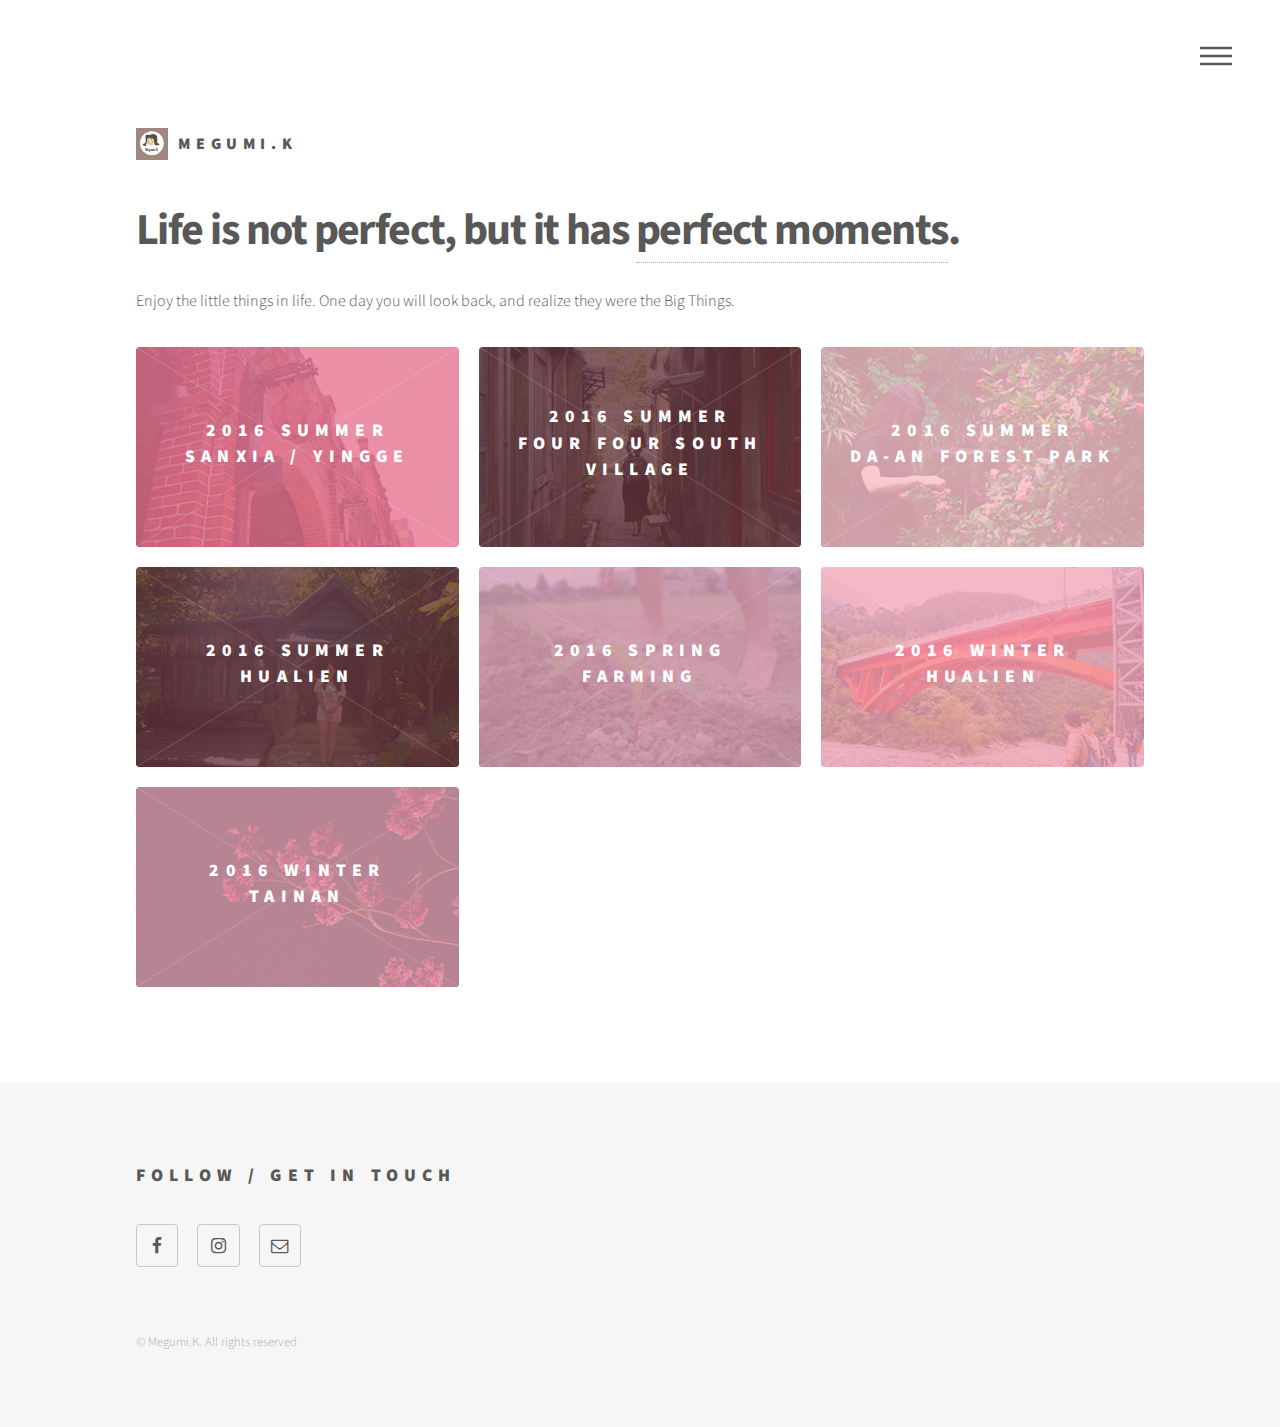
<file: index.html>
<!DOCTYPE HTML>

<html>
	<head>
		<title>Megumi.K Creations</title>
		<meta charset="utf-8" />
		<meta name="viewport" content="width=device-width, initial-scale=1" />
		<!--[if lte IE 8]><script src="assets/js/ie/html5shiv.js"></script><![endif]-->
		<link rel="stylesheet" href="assets/css/main.css" />
		<!--[if lte IE 9]><link rel="stylesheet" href="assets/css/ie9.css" /><![endif]-->
		<!--[if lte IE 8]><link rel="stylesheet" href="assets/css/ie8.css" /><![endif]-->
	</head>
	<body>
		<!-- Wrapper -->
			<div id="wrapper">

				<!-- Header -->
					<header id="header">
						<div class="inner">

							<!-- Logo -->
								<a href="index.html" class="logo">
									<span class="symbol"><img src="images/Megumi_K.svg" alt="" /></span><span class="title">Megumi.K</span>
								</a>

							<!-- Nav -->
								<nav>
									<ul>
										<li><a href="#menu">Menu</a></li>
									</ul>
								</nav>

						</div>
					</header>

				<!-- Menu -->
					<nav id="menu">
						<h2>Menu</h2>
						<ul>
							<li><a href="index.html">Home</a></li>
							<li><a href="contents/Time_Line.html">Time Line</a></li>
							<li><a href="contents/About_Me.html">About Megumi.K</a></li>
						</ul>
					</nav>

				<!-- Main -->
					<div id="main">
						<div class="inner">
							<header>
								<h1>Life is not perfect, but it has <a href="contents/Time_Line.html">perfect moments</a>.</h1>
								<p>Enjoy the little things in life. One day you will look back, and realize they were the Big Things.</p>
							</header>

						<!-- Stack -->
							<section class="tiles">

								<article class="style2">
									<span class="image">
										<img src="images/2016_0723_SanxiaYingge/cover.png" alt="" />
									</span>
									<a href="contents/creations/2016_0723_SanxiaYingge.html">
										<h2>2016 Summer</br>Sanxia / Yingge</h2>
										<div class="content">
											<p>#OldStreet #Taipei #sculpture</p>
										</div>
									</a>
								</article>

								<article class="style6">
									<span class="image">
										<img src="images/2016_0722_FourFourSouthVillage/cover.png" alt="" />
									</span>
									<a href="contents/creations/2016_0722_FourFourSouthVillage.html">
										<h2>2016 Summer</br>Four Four South Village</h2>
										<div class="content">
											<p>#MilitaryCommunity #Taipei #Xinyi</p>
										</div>
									</a>
								</article>

								<article class="style4">
									<span class="image">
										<img src="images/2016_0718_DaAnForestPark/cover.png" alt="" />
									</span>
									<a href="contents/creations/2016_0718_DaAnForestPark.html">
										<h2>2016 Summer</br>Da-An Forest Park</h2>
										<div class="content">
											<p>#ForestPark #Taipei #DaAn</p>
										</div>
									</a>
								</article>									

								<article class="style6">
									<span class="image">
										<img src="images/2016_Summer_Hualien/cover.png" alt="" />
									</span>
									<a href="contents/creations/2016_Summer_Hualien.html">
										<h2>2016 Summer</br>Hualien</h2>
										<div class="content">
											<p>#牛山 #林田山 #七星潭</p>
										</div>
									</a>
								</article>	

								<article class="style1">
									<span class="image">
										<img src="images/2016_Spring_Farming/cover.png" alt="" />
									</span>
									<a href="contents/creations/2016_Spring_Farming.html">
										<h2>2016 Spring</br>Farming</h2>
										<div class="content">
											<p>#Corn #SoyBean #GreenBean</p>
										</div>
									</a>
								</article>

								<article class="style5">
									<span class="image">
										<img src="images/2016_Winter_Hualien/cover.png" alt="" />
									</span>
									<a href="contents/creations/2016_Winter_Hualien.html">
										<h2>2016 Winter</br>Hualien</h2>
										<div class="content">
											<p>#小錐麓 #東大門夜市 #東海岸</p>
										</div>
									</a>
								</article>

								<article class="style1">
									<span class="image">
										<img src="images/2016_Winter_Tainan/cover.png" alt="" />
									</span>
									<a href="contents/creations/2016_Winter_Tainan.html">
										<h2>2016 Winter</br>Tainan</h2>
										<div class="content">
											<p>#月津港燈節 #大坑休閒農場 #台南孔廟</p>
										</div>
									</a>
								</article>								

							<!--	
								<article class="style1">
									<span class="image">
										<img src="images/pic01.jpg" alt="" />
									</span>
									<a href="contents/creations/2011_Summer_USA.html">
										<h2>2011 Summer</br>USA</h2>
										<div class="content">
											<p>#California #LasVegas #Utah</p>
										</div>
									</a>
								</article>
								<article class="style2">
									<span class="image">
										<img src="images/pic02.jpg" alt="" />
									</span>
									<a href="contents/creations/2012_Spring_Japan.html">
										<h2>2012 Spring</br>Japan</h2>
										<div class="content">
											<p>#大阪 #名古屋 #京都</p>
										</div>
									</a>
								</article>
								<article class="style3">
									<span class="image">
										<img src="images/pic03.jpg" alt="" />
									</span>
									<a href="contents/creations/2012_Autumn_Japan.html">
										<h2>2012 Autumn</br>Japan</h2>
										<div class="content">
											<p>#東京 #千葉 #岩手</p>
										</div>
									</a>
								</article>
								<article class="style4">
									<span class="image">
										<img src="images/pic04.jpg" alt="" />
									</span>
									<a href="contents/creations/2011_2014_HLGSHS.html">
										<h2>2011 to 2014</br>Days in HLGSHS</h2>
										<div class="content">
											<p>#花蓮女中 #HighSchoolLife #Girls</p>
										</div>
									</a>
								</article>
								<article class="style5">
									<span class="image">
										<img src="images/pic05.jpg" alt="" />
									</span>
									<a href="contents/creations/2014_Summer_Bali.html">
										<h2>2014 Summer</br>Bali</h2>
										<div class="content">
											<p>#KotaDanpasar #Ubud #Kuta</p>
										</div>
									</a>
								</article>
								<article class="style6">
									<span class="image">
										<img src="images/pic06.jpg" alt="" />
									</span>
									<a href="contents/creations/2014_Summer_GreenIsland.html">
										<h2>2014 Summer</br>Green Island</h2>
										<div class="content">
											<p>#環島公路 #人權紀念公園 #大白沙</p>
										</div>
									</a>
								</article>
								<article class="style3">
									<span class="image">
										<img src="images/pic08.jpg" alt="" />
									</span>
									<a href="contents/creations/2015_Summer_Shanghai.html">
										<h2>2015 Summer</br>Shanghai</h2>
										<div class="content">
											<p>#外灘 #城隍廟 #復旦大學</p>
										</div>
									</a>
								</article>								
								<article class="style2">
									<span class="image">
										<img src="images/pic07.jpg" alt="" />
									</span>
									<a href="contents/creations/2015_Summer_TaipeiZoo.html">
										<h2>2015 Summer</br>Taipei Zoo</h2>
										<div class="content">
											<p>#鴕鳥 #水獺 #小貓熊</p>
										</div>
									</a>
								</article>
								<article class="style2">
									<span class="image">
										<img src="images/pic07.jpg" alt="" />
									</span>
									<a href="contents/creations/2015_Autumn_TaipeiZoo.html">
										<h2>2015 Autumn</br>Taipei Zoo</h2>
										<div class="content">
											<p>#鴕鳥 #水獺 #小貓熊</p>
										</div>
									</a>
								</article>



							-->
							</section>
						</div>
					</div>

				<!-- Footer -->
					<footer id="footer">
						<div class="inner">
							<section>
								<h2>Follow / Get in touch</h2>
								<ul class="icons">
									<li><a href="https://www.facebook.com/kelly.hsieh.393" class="icon style2 fa-facebook"><span class="label">Facebook</span></a></li>

									<li><a href="https://www.instagram.com/kelly.hsieh.393/" class="icon style2 fa-instagram"><span class="label">Instagram</span></a></li>

									<li><a href="mailto:myps91092@yahoo.com.tw" class="icon style2 fa-envelope-o"><span class="label">Email</span></a></li>
								</ul>
							</section>
							<ul class="copyright">
								<li>&copy; Megumi.K. All rights reserved</li>
							</ul>
						</div>
					</footer>

			</div>

		<!-- Scripts -->
			<script src="assets/js/jquery.min.js"></script>
			<script src="assets/js/skel.min.js"></script>
			<script src="assets/js/util.js"></script>
			<!--[if lte IE 8]><script src="assets/js/ie/respond.min.js"></script><![endif]-->
			<script src="assets/js/main.js"></script>

	</body>
</html>
</file>
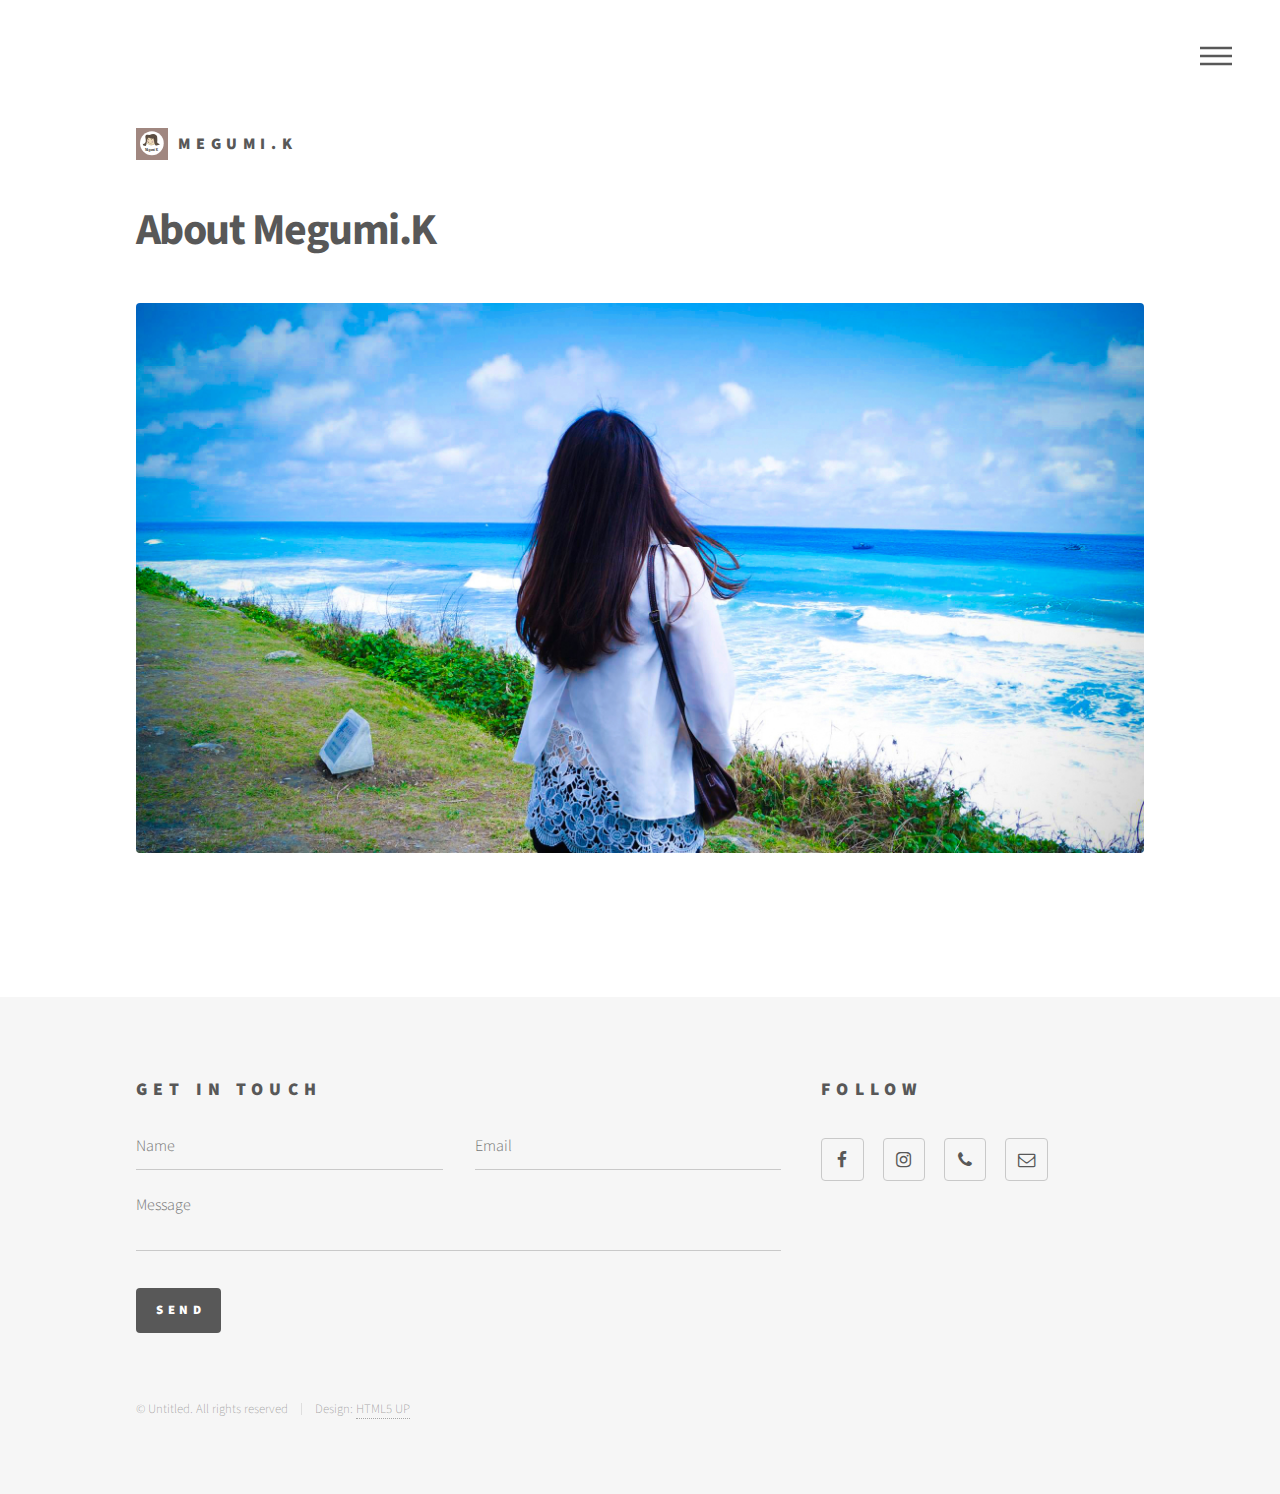
<file: contents/About_Me.html>
<!DOCTYPE HTML>

<html>
	<head>
		<title>Megumi.K - About Me</title>
		<meta charset="utf-8" />
		<meta name="viewport" content="width=device-width, initial-scale=1" />
		<!--[if lte IE 8]><script src="assets/js/ie/html5shiv.js"></script><![endif]-->
		<link rel="stylesheet" href="../assets/css/main.css" />
		<!--[if lte IE 9]><link rel="stylesheet" href="assets/css/ie9.css" /><![endif]-->
		<!--[if lte IE 8]><link rel="stylesheet" href="assets/css/ie8.css" /><![endif]-->
	</head>
	<body>
		<!-- Wrapper -->
			<div id="wrapper">

				<!-- Header -->
					<header id="header">
						<div class="inner">

							<!-- Logo -->
								<a href="../index.html" class="logo">
									<span class="symbol"><img src="../images/Megumi_K.svg" alt="" /></span><span class="title">Megumi.K</span>
								</a>

							<!-- Nav -->
								<nav>
									<ul>
										<li><a href="#menu">Menu</a></li>
									</ul>
								</nav>

						</div>
					</header>

				<!-- Menu -->
					<nav id="menu">
						<h2>Menu</h2>
						<ul>
							<li><a href="../index.html">Home</a></li>
							<li><a href="Time_Line.html">Time Line</a></li>
							<li><a href="About_Me.html">About Megumi.K</a></li>
						</ul>
					</nav>

				<!-- Main -->
					<div id="main">
						<div class="inner">
							<h1>About Megumi.K</h1>
							<span class="image main"><img src="../images/profile.jpg" alt="" /></span>
							<p></p>
						</div>
					</div>

				<!-- Footer -->
					<footer id="footer">
						<div class="inner">
							<section>
								<h2>Get in touch</h2>
								<form method="post" action="#">
									<div class="field half first">
										<input type="text" name="name" id="name" placeholder="Name" />
									</div>
									<div class="field half">
										<input type="email" name="email" id="email" placeholder="Email" />
									</div>
									<div class="field">
										<textarea name="message" id="message" placeholder="Message"></textarea>
									</div>
									<ul class="actions">
										<li><input type="submit" value="Send" class="special" /></li>
									</ul>
								</form>
							</section>
							<section>
								<h2>Follow</h2>
								<ul class="icons">
									<li><a href="https://www.facebook.com/kelly.hsieh.393" class="icon style2 fa-facebook"><span class="label">Facebook</span></a></li>
									<li><a href="https://www.instagram.com/kelly.hsieh.393/" class="icon style2 fa-instagram"><span class="label">Instagram</span></a></li>
									<li><a href="#" class="icon style2 fa-phone"><span class="label">Phone</span></a></li>
									<li><a href="mailto:myps91092@yahoo.com.tw" class="icon style2 fa-envelope-o"><span class="label">Email</span></a></li>
								</ul>
							</section>
							<ul class="copyright">
								<li>&copy; Untitled. All rights reserved</li><li>Design: <a href="http://html5up.net">HTML5 UP</a></li>
							</ul>
						</div>
					</footer>

			</div>

		<!-- Scripts -->
			<script src="../assets/js/jquery.min.js"></script>
			<script src="../assets/js/skel.min.js"></script>
			<script src="../assets/js/util.js"></script>
			<!--[if lte IE 8]><script src="assets/js/ie/respond.min.js"></script><![endif]-->
			<script src="../assets/js/main.js"></script>

	</body>
</html>
</file>
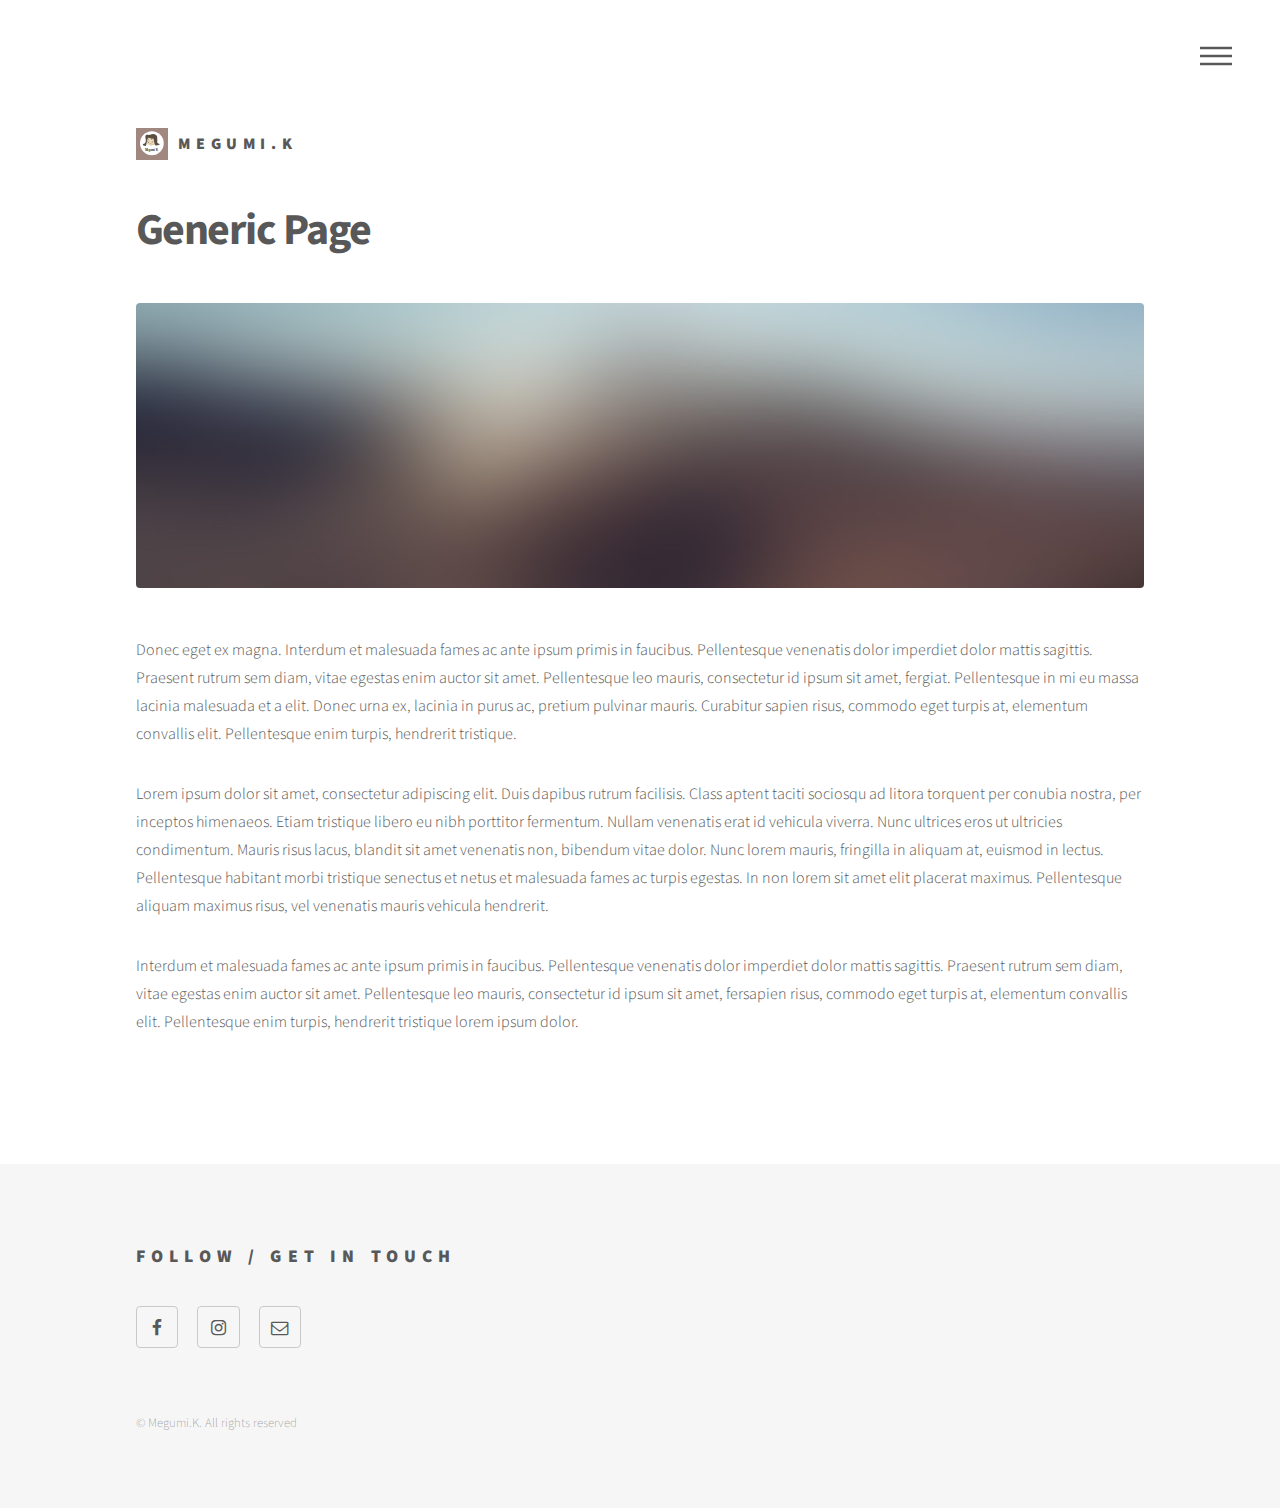
<file: contents/creations/2011_Summer_USA.html>
<!DOCTYPE HTML>
<!--
	Phantom by HTML5 UP
	html5up.net | @ajlkn
	Free for personal and commercial use under the CCA 3.0 license (html5up.net/license)
-->
<html>
	<head>
		<title>Megumi.K - Creations</title>
		<meta charset="utf-8" />
		<meta name="viewport" content="width=device-width, initial-scale=1" />
		<!--[if lte IE 8]><script src="assets/js/ie/html5shiv.js"></script><![endif]-->
		<link rel="stylesheet" href="../../assets/css/main.css" />
		<!--[if lte IE 9]><link rel="stylesheet" href="assets/css/ie9.css" /><![endif]-->
		<!--[if lte IE 8]><link rel="stylesheet" href="assets/css/ie8.css" /><![endif]-->
	</head>
	<body>
		<!-- Wrapper -->
			<div id="wrapper">

				<!-- Header -->
					<header id="header">
						<div class="inner">

							<!-- Logo -->
								<a href="../../index.html" class="logo">
									<span class="symbol"><img src="../../images/Megumi_K.svg" alt="" /></span><span class="title">Megumi.K</span>
								</a>

							<!-- Nav -->
								<nav>
									<ul>
										<li><a href="#menu">Menu</a></li>
									</ul>
								</nav>

						</div>
					</header>

				<!-- Menu -->
					<nav id="menu">
						<h2>Menu</h2>
						<ul>
							<li><a href="../../index.html">Home</a></li>
							<li><a href="../Time_Line.html">Time Line</a></li>
							<li><a href="../About_Me.html">About Megumi.K</a></li>
						</ul>
					</nav>

				<!-- Main -->
					<div id="main">
						<div class="inner">
							<h1>Generic Page</h1>
							<span class="image main"><img src="../../images/pic13.jpg" alt="" /></span>
							<p>Donec eget ex magna. Interdum et malesuada fames ac ante ipsum primis in faucibus. Pellentesque venenatis dolor imperdiet dolor mattis sagittis. Praesent rutrum sem diam, vitae egestas enim auctor sit amet. Pellentesque leo mauris, consectetur id ipsum sit amet, fergiat. Pellentesque in mi eu massa lacinia malesuada et a elit. Donec urna ex, lacinia in purus ac, pretium pulvinar mauris. Curabitur sapien risus, commodo eget turpis at, elementum convallis elit. Pellentesque enim turpis, hendrerit tristique.</p>
							<p>Lorem ipsum dolor sit amet, consectetur adipiscing elit. Duis dapibus rutrum facilisis. Class aptent taciti sociosqu ad litora torquent per conubia nostra, per inceptos himenaeos. Etiam tristique libero eu nibh porttitor fermentum. Nullam venenatis erat id vehicula viverra. Nunc ultrices eros ut ultricies condimentum. Mauris risus lacus, blandit sit amet venenatis non, bibendum vitae dolor. Nunc lorem mauris, fringilla in aliquam at, euismod in lectus. Pellentesque habitant morbi tristique senectus et netus et malesuada fames ac turpis egestas. In non lorem sit amet elit placerat maximus. Pellentesque aliquam maximus risus, vel venenatis mauris vehicula hendrerit.</p>
							<p>Interdum et malesuada fames ac ante ipsum primis in faucibus. Pellentesque venenatis dolor imperdiet dolor mattis sagittis. Praesent rutrum sem diam, vitae egestas enim auctor sit amet. Pellentesque leo mauris, consectetur id ipsum sit amet, fersapien risus, commodo eget turpis at, elementum convallis elit. Pellentesque enim turpis, hendrerit tristique lorem ipsum dolor.</p>
						</div>
					</div>

				<!-- Footer -->
					<footer id="footer">
						<div class="inner">
							<section>
								<h2>Follow / Get in touch</h2>
								<ul class="icons">
									<li><a href="https://www.facebook.com/kelly.hsieh.393" class="icon style2 fa-facebook"><span class="label">Facebook</span></a></li>

									<li><a href="https://www.instagram.com/kelly.hsieh.393/" class="icon style2 fa-instagram"><span class="label">Instagram</span></a></li>

									<li><a href="mailto:myps91092@yahoo.com.tw" class="icon style2 fa-envelope-o"><span class="label">Email</span></a></li>
								</ul>
							</section>
							<ul class="copyright">
								<li>&copy; Megumi.K. All rights reserved</li>
							</ul>
						</div>
					</footer>

			</div>

		<!-- Scripts -->
			<script src="../../assets/js/jquery.min.js"></script>
			<script src="../../assets/js/skel.min.js"></script>
			<script src="../../assets/js/util.js"></script>
			<!--[if lte IE 8]><script src="assets/js/ie/respond.min.js"></script><![endif]-->
			<script src="../../assets/js/main.js"></script>

	</body>
</html>
</file>
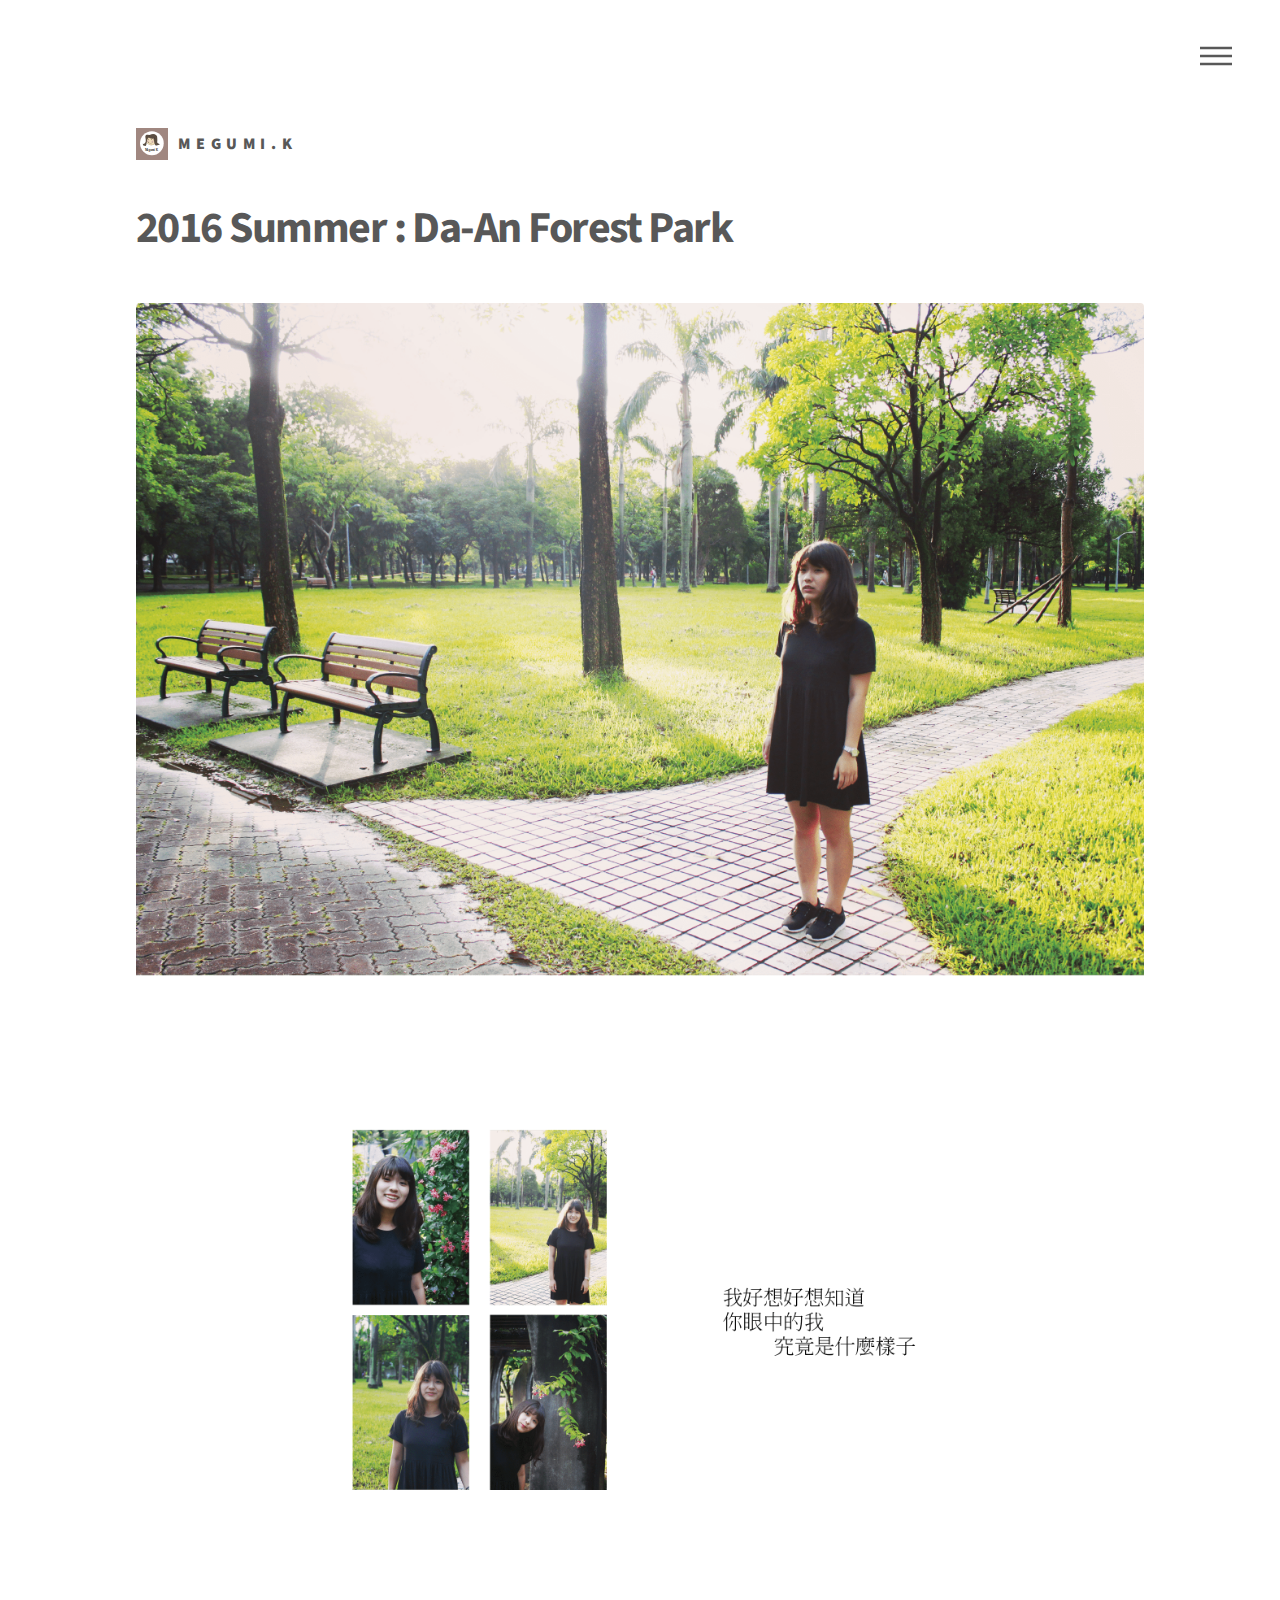
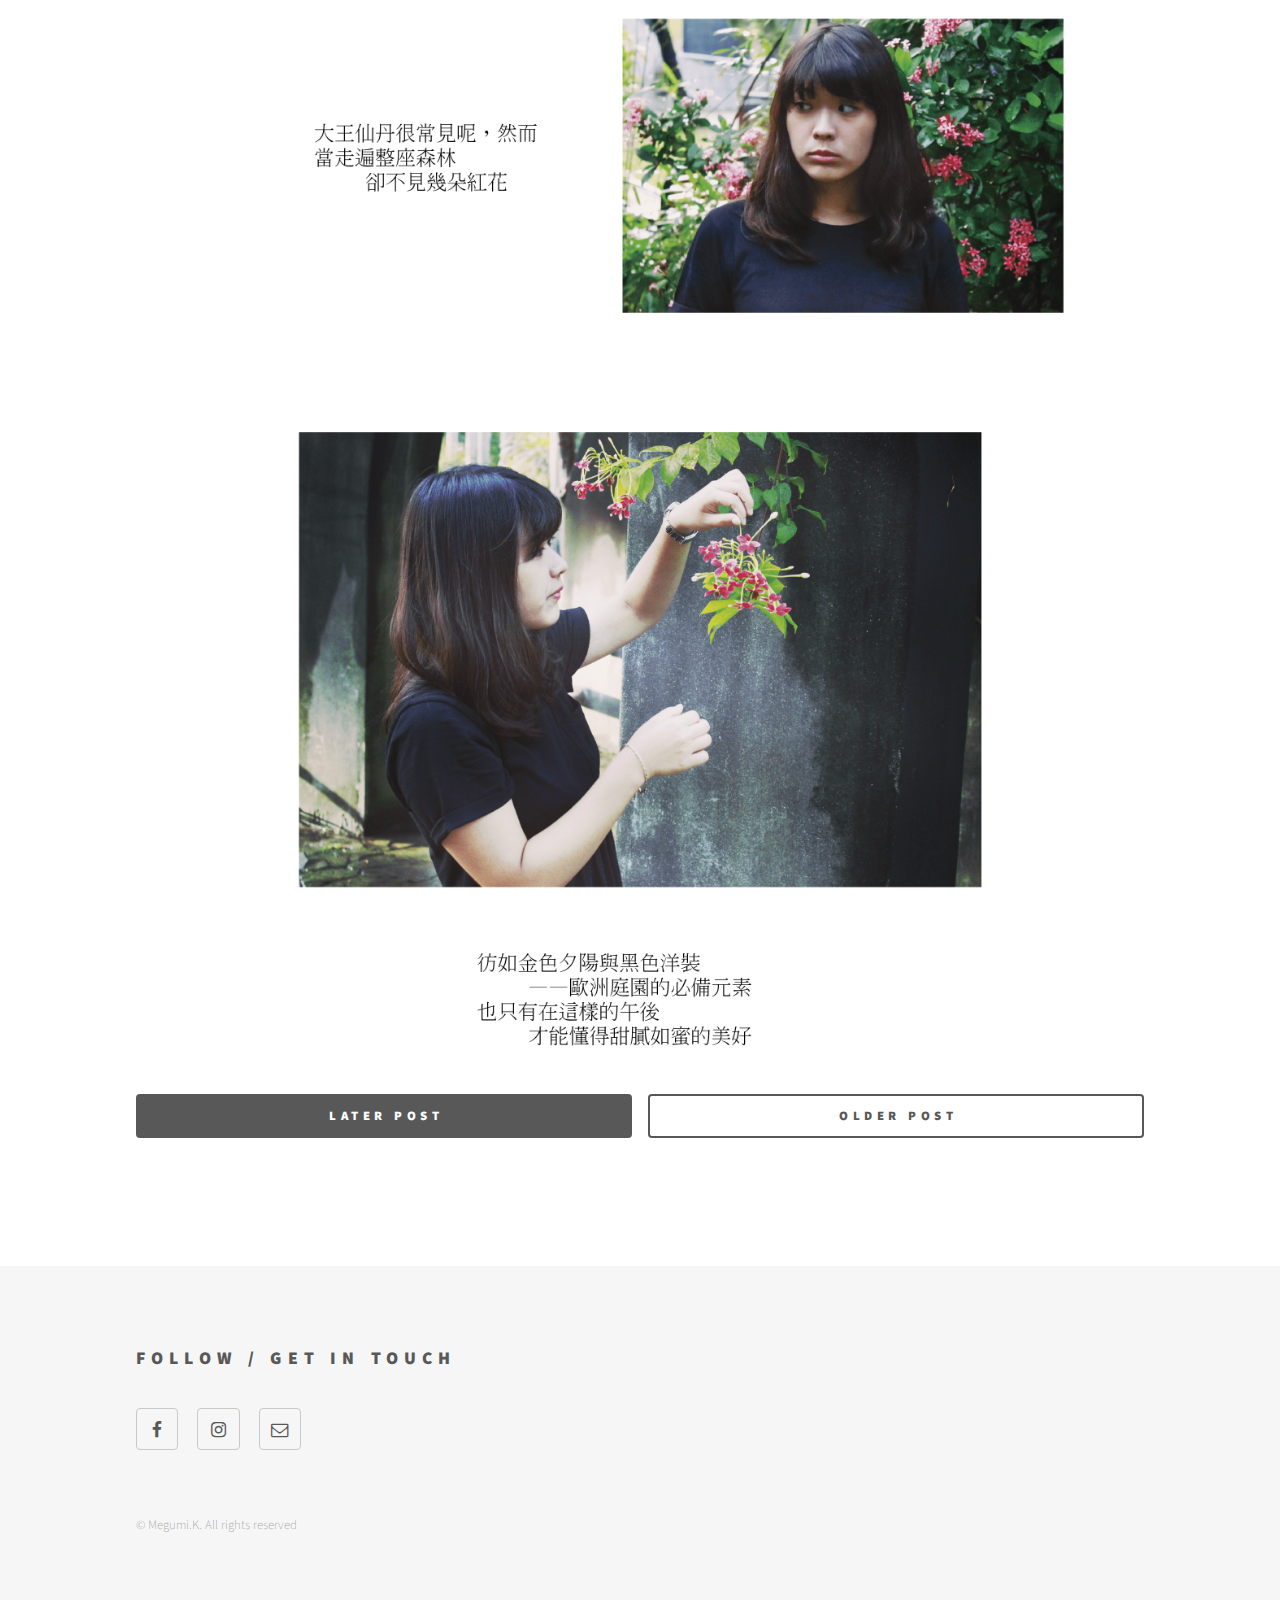
<file: contents/creations/2016_0718_DaAnForestPark.html>
<!DOCTYPE HTML>
<html>
	<head>
		<title>Megumi.K - Creations</title>
		<meta charset="utf-8" />
		<meta name="viewport" content="width=device-width, initial-scale=1" />
		<!--[if lte IE 8]><script src="assets/js/ie/html5shiv.js"></script><![endif]-->
		<link rel="stylesheet" href="../../assets/css/main.css" />
		<!--[if lte IE 9]><link rel="stylesheet" href="assets/css/ie9.css" /><![endif]-->
		<!--[if lte IE 8]><link rel="stylesheet" href="assets/css/ie8.css" /><![endif]-->
	</head>
	<body>
		<!-- Wrapper -->
			<div id="wrapper">

				<!-- Header -->
					<header id="header">
						<div class="inner">
							<!-- Logo -->
								<a href="index.html" class="logo">
									<span class="symbol"><img src="../../images/Megumi_K.svg" alt="" /></span><span class="title">Megumi.K</span>
								</a>
							<!-- Title -->								
							<h1>2016 Summer : Da-An Forest Park</h1>
							<!-- Nav -->
								<nav>
									<ul>
										<li><a href="#menu">Menu</a></li>
									</ul>
								</nav>

						</div>
					</header>

				<!-- Menu -->
					<nav id="menu">
						<h2>Menu</h2>
						<ul>
							<li><a href="../../index.html">Home</a></li>
							<li><a href="../Time_Line.html">Time Line</a></li>
							<li><a href="../About_Me.html">About Megumi.K</a></li>
						</ul>
					</nav>

				<!-- Main -->
					<div id="main">
						<div class="inner">
							<span class = "image main"><img src="../../images/2016_0718_DaAnForestPark/display.png"></span>
							<ul class="actions fit">
								<li><a href="2016_0722_FourFourSouthVillage.html" class="button special fit">Later Post</a></li>
								<li><a href="2016_Summer_Hualien.html" class="button fit">Older Post</a></li>
							</ul>							
						</div>
					</div>

				<!-- Footer -->
					<footer id="footer">
						<div class="inner">
							<section>
								<h2>Follow / Get in touch</h2>
								<ul class="icons">
									<li><a href="https://www.facebook.com/kelly.hsieh.393" class="icon style2 fa-facebook"><span class="label">Facebook</span></a></li>

									<li><a href="https://www.instagram.com/kelly.hsieh.393/" class="icon style2 fa-instagram"><span class="label">Instagram</span></a></li>

									<li><a href="mailto:myps91092@yahoo.com.tw" class="icon style2 fa-envelope-o"><span class="label">Email</span></a></li>
								</ul>
							</section>
							<ul class="copyright">
								<li>&copy; Megumi.K. All rights reserved</li>
							</ul>
						</div>
					</footer>

			</div>

		<!-- Scripts -->
			<script src="../../assets/js/jquery.min.js"></script>
			<script src="../../assets/js/skel.min.js"></script>
			<script src="../../assets/js/util.js"></script>
			<!--[if lte IE 8]><script src="assets/js/ie/respond.min.js"></script><![endif]-->
			<script src="../../assets/js/main.js"></script>

	</body>
</html>
</file>
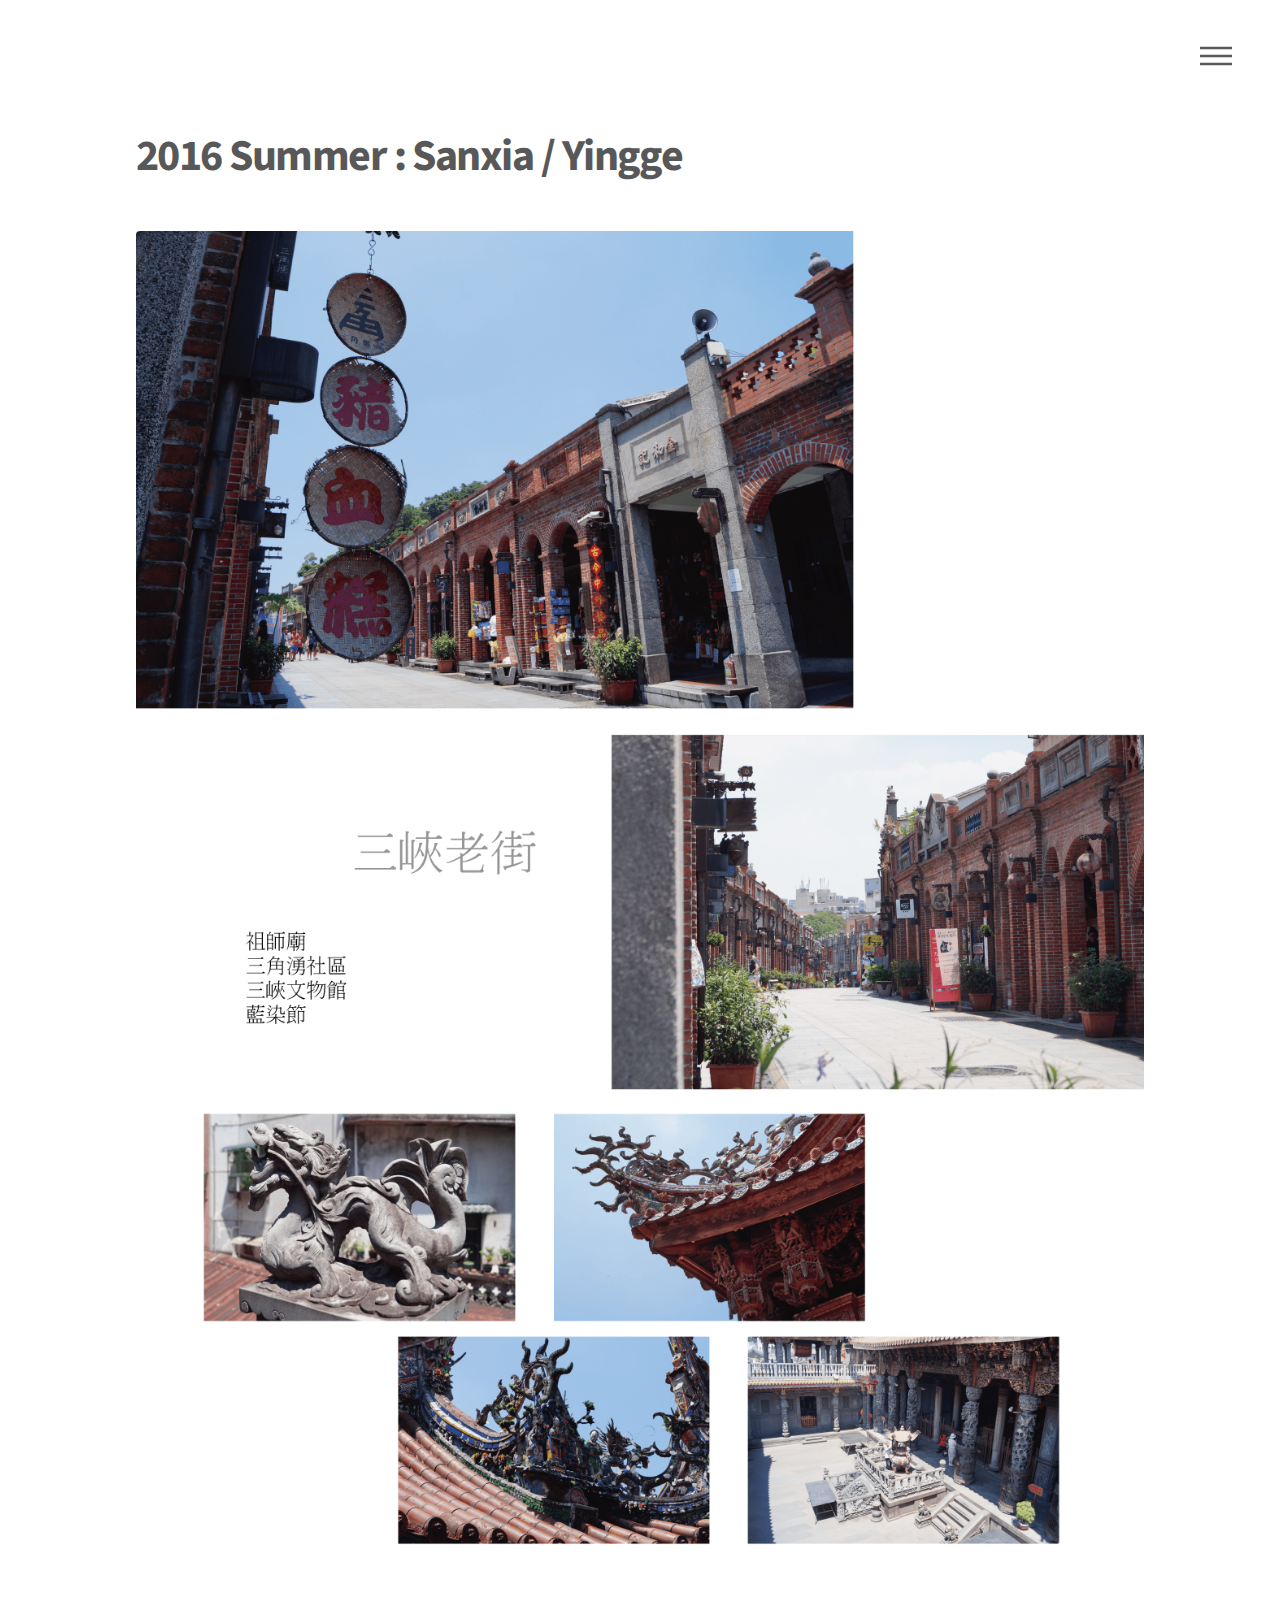
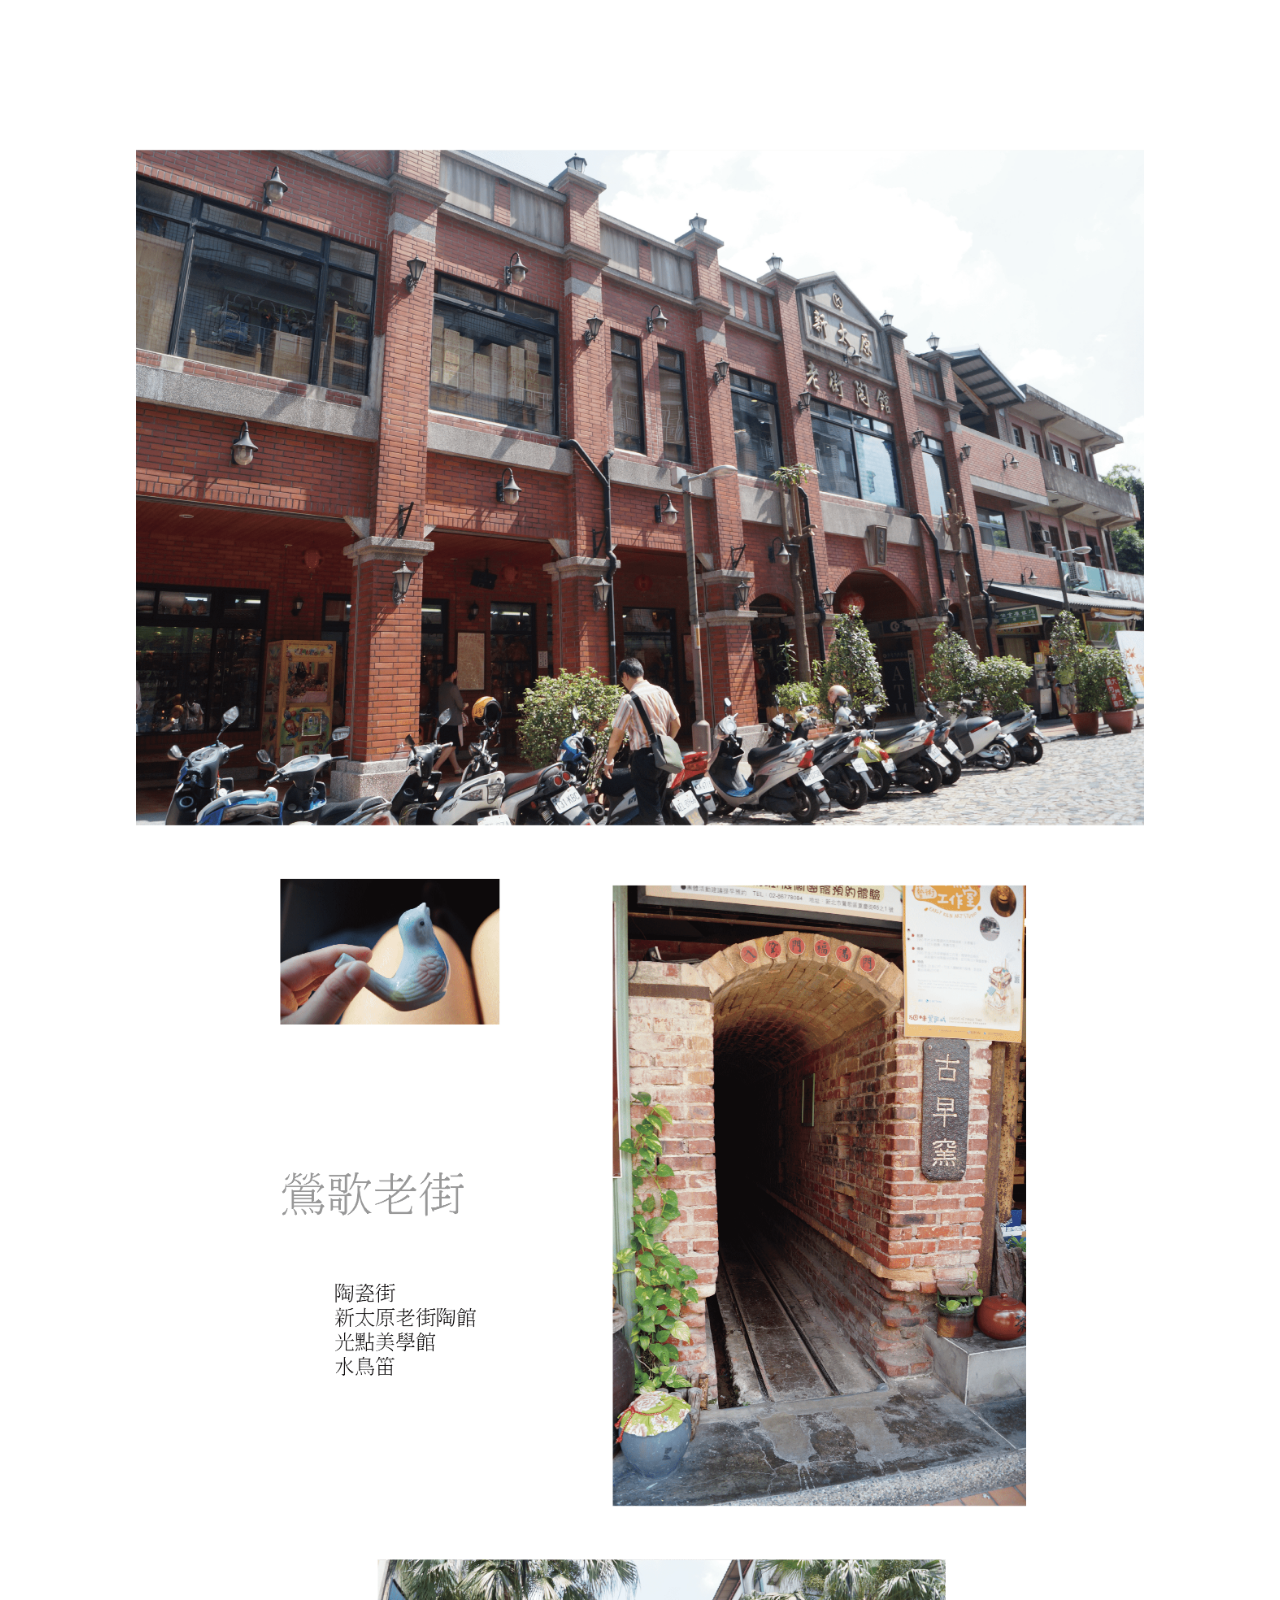
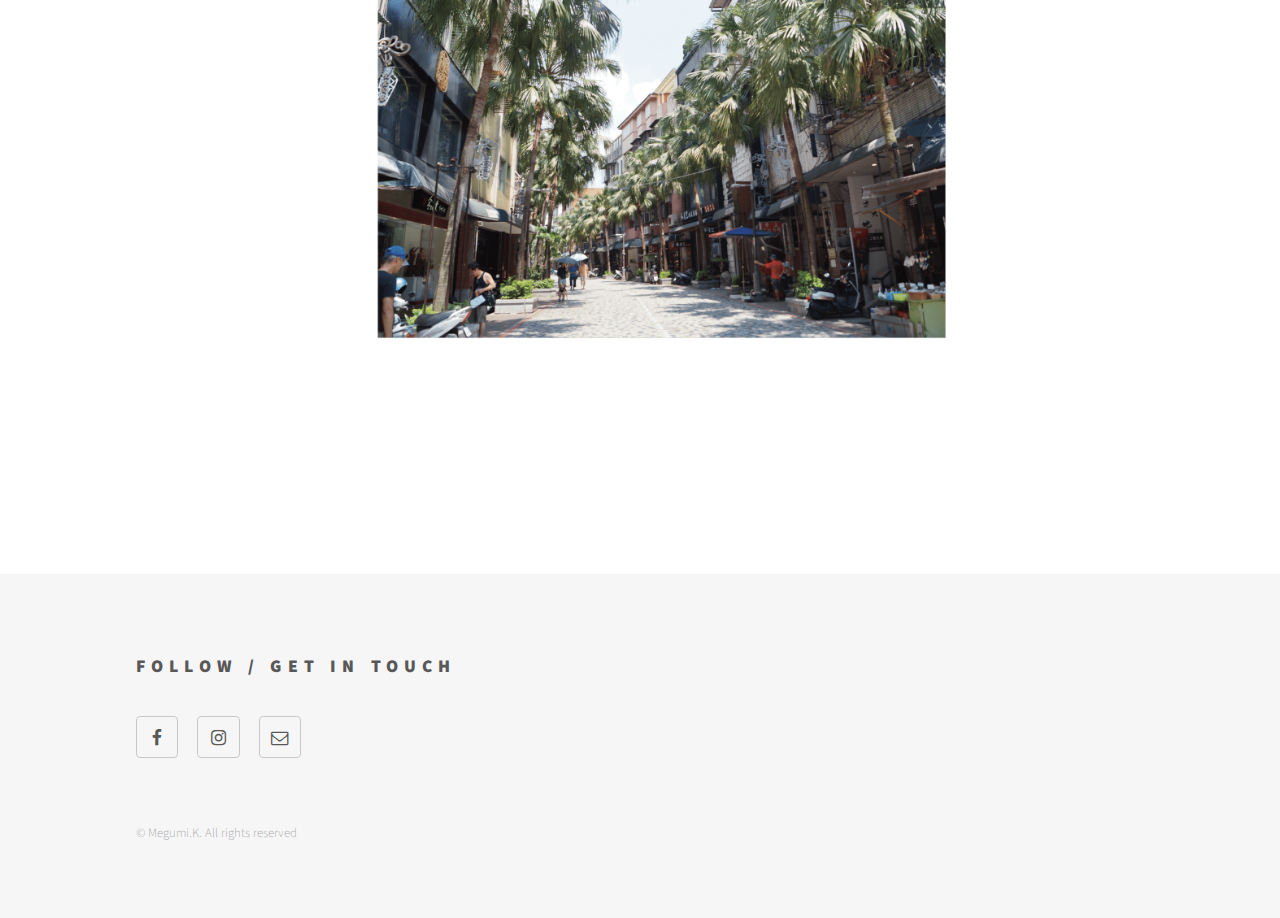
<file: contents/creations/2016_0723_SanxiaYingge.html>
<!DOCTYPE HTML>
<html>
	<head>
		<title>Megumi.K - Creations</title>
		<meta charset="utf-8" />
		<meta name="viewport" content="width=device-width, initial-scale=1" />
		<!--[if lte IE 8]><script src="assets/js/ie/html5shiv.js"></script><![endif]-->
		<link rel="stylesheet" href="../../assets/css/main.css" />
		<!--[if lte IE 9]><link rel="stylesheet" href="assets/css/ie9.css" /><![endif]-->
		<!--[if lte IE 8]><link rel="stylesheet" href="assets/css/ie8.css" /><![endif]-->
	</head>
	<body>
		<!-- Wrapper -->
			<div id="wrapper">

				<!-- Header -->
					<header id="header">
						<div class="inner">
							<h1>2016 Summer : Sanxia / Yingge</h1>
							<!-- Nav -->
								<nav>
									<ul>
										<li><a href="#menu">Menu</a></li>
									</ul>
								</nav>

						</div>
					</header>

				<!-- Menu -->
					<nav id="menu">
						<h2>Menu</h2>
						<ul>
							<li><a href="../../index.html">Home</a></li>
							<li><a href="../Time_Line.html">Time Line</a></li>
							<li><a href="../About_Me.html">About Megumi.K</a></li>
						</ul>
					</nav>

				<!-- Main -->
					<div id="main">
						<div class="inner">
							<span class = "image main"><img src="../../images/2016_0723_SanxiaYingge/display-01.png"></span>
							<span class = "image main"><img src="../../images/2016_0723_SanxiaYingge/display-02.png"></span>							
						</div>
					</div>

				<!-- Footer -->
					<footer id="footer">
						<div class="inner">
							<section>
								<h2>Follow / Get in touch</h2>
								<ul class="icons">
									<li><a href="https://www.facebook.com/kelly.hsieh.393" class="icon style2 fa-facebook"><span class="label">Facebook</span></a></li>

									<li><a href="https://www.instagram.com/kelly.hsieh.393/" class="icon style2 fa-instagram"><span class="label">Instagram</span></a></li>

									<li><a href="mailto:myps91092@yahoo.com.tw" class="icon style2 fa-envelope-o"><span class="label">Email</span></a></li>
								</ul>
							</section>
							<ul class="copyright">
								<li>&copy; Megumi.K. All rights reserved</li>
							</ul>
						</div>
					</footer>

			</div>

		<!-- Scripts -->
			<script src="../../assets/js/jquery.min.js"></script>
			<script src="../../assets/js/skel.min.js"></script>
			<script src="../../assets/js/util.js"></script>
			<!--[if lte IE 8]><script src="assets/js/ie/respond.min.js"></script><![endif]-->
			<script src="../../assets/js/main.js"></script>

	</body>
</html>
</file>
<file: assets/css/ie9.css>
/*
	Phantom by HTML5 UP
	html5up.net | @ajlkn
	Free for personal and commercial use under the CCA 3.0 license (html5up.net/license)
*/

/* Tiles */

	.tiles:after {
		content: '';
		display: block;
		clear: both;
	}

	.tiles article {
		float: left;
	}

		.tiles article > a {
			padding-top: 50%;
			margin-top: -1.75em;
		}

		body:not(.is-touch) .tiles article:hover > .image {
			-moz-transform: none;
			-webkit-transform: none;
			-ms-transform: none;
			transform: none;
		}

/* Footer */

	#footer > .inner section {
		float: left;
	}

	#footer > .inner .copyright {
		clear: both;
		padding-top: 4em;
	}
</file>
<file: assets/css/ie8.css>
/*
	Phantom by HTML5 UP
	html5up.net | @ajlkn
	Free for personal and commercial use under the CCA 3.0 license (html5up.net/license)
*/

/* Form */

	form .field {
		float: none !important;
		width: 100% !important;
		padding-left: 0 !important;
	}

/* Button */

	input[type="submit"],
	input[type="reset"],
	input[type="button"],
	button,
	.button {
		border: solid 2px #585858 !important;
	}

		input[type="submit"]:hover,
		input[type="reset"]:hover,
		input[type="button"]:hover,
		button:hover,
		.button:hover {
			border-color: #f2849e !important;
		}

		input[type="submit"].special,
		input[type="reset"].special,
		input[type="button"].special,
		button.special,
		.button.special {
			border: none !important;
		}

/* Tiles */

	.tiles article > .image:before, .tiles article > .image:after {
		display: none;
	}

/* Header */

	#header .logo .symbol {
		display: none;
	}

	#header nav ul li a[href="#menu"] {
		text-indent: 0;
		width: auto;
		font-size: 0.8em;
	}

		#header nav ul li a[href="#menu"]:before, #header nav ul li a[href="#menu"]:after {
			display: none;
		}

/* Footer */

	#footer > .inner section {
		width: 50%;
		margin-left: 3em;
	}

		#footer > .inner section:first-child {
			margin-left: 0;
			width: 40%;
		}
</file>
<file: assets/css/main.css>
@import url(font-awesome.min.css);
@import url("http://fonts.googleapis.com/css?family=Source+Sans+Pro:300,700,900");

/*
	Phantom by HTML5 UP
	html5up.net | @ajlkn
	Free for personal and commercial use under the CCA 3.0 license (html5up.net/license)
*/

/* Reset */

	html, body, div, span, applet, object, iframe, h1, h2, h3, h4, h5, h6, p, blockquote, pre, a, abbr, acronym, address, big, cite, code, del, dfn, em, img, ins, kbd, q, s, samp, small, strike, strong, sub, sup, tt, var, b, u, i, center, dl, dt, dd, ol, ul, li, fieldset, form, label, legend, table, caption, tbody, tfoot, thead, tr, th, td, article, aside, canvas, details, embed, figure, figcaption, footer, header, hgroup, menu, nav, output, ruby, section, summary, time, mark, audio, video {
		margin: 0;
		padding: 0;
		border: 0;
		font-size: 100%;
		font: inherit;
		vertical-align: baseline;
	}

	article, aside, details, figcaption, figure, footer, header, hgroup, menu, nav, section {
		display: block;
	}

	body {
		line-height: 1;
	}

	ol, ul {
		list-style: none;
	}

	blockquote, q {
		quotes: none;
	}

	blockquote:before, blockquote:after, q:before, q:after {
		content: '';
		content: none;
	}

	table {
		border-collapse: collapse;
		border-spacing: 0;
	}

	body {
		-webkit-text-size-adjust: none;
	}

/* Box Model */

	*, *:before, *:after {
		-moz-box-sizing: border-box;
		-webkit-box-sizing: border-box;
		box-sizing: border-box;
	}

/* Grid */

	.row {
		border-bottom: solid 1px transparent;
		-moz-box-sizing: border-box;
		-webkit-box-sizing: border-box;
		box-sizing: border-box;
	}

	.row > * {
		float: left;
		-moz-box-sizing: border-box;
		-webkit-box-sizing: border-box;
		box-sizing: border-box;
	}

	.row:after, .row:before {
		content: '';
		display: block;
		clear: both;
		height: 0;
	}

	.row.uniform > * > :first-child {
		margin-top: 0;
	}

	.row.uniform > * > :last-child {
		margin-bottom: 0;
	}

	.row.\30 \25 > * {
		padding: 0 0 0 0em;
	}

	.row.\30 \25 {
		margin: 0 0 -1px 0em;
	}

	.row.uniform.\30 \25 > * {
		padding: 0em 0 0 0em;
	}

	.row.uniform.\30 \25 {
		margin: 0em 0 -1px 0em;
	}

	.row > * {
		padding: 0 0 0 2em;
	}

	.row {
		margin: 0 0 -1px -2em;
	}

	.row.uniform > * {
		padding: 2em 0 0 2em;
	}

	.row.uniform {
		margin: -2em 0 -1px -2em;
	}

	.row.\32 00\25 > * {
		padding: 0 0 0 4em;
	}

	.row.\32 00\25 {
		margin: 0 0 -1px -4em;
	}

	.row.uniform.\32 00\25 > * {
		padding: 4em 0 0 4em;
	}

	.row.uniform.\32 00\25 {
		margin: -4em 0 -1px -4em;
	}

	.row.\31 50\25 > * {
		padding: 0 0 0 3em;
	}

	.row.\31 50\25 {
		margin: 0 0 -1px -3em;
	}

	.row.uniform.\31 50\25 > * {
		padding: 3em 0 0 3em;
	}

	.row.uniform.\31 50\25 {
		margin: -3em 0 -1px -3em;
	}

	.row.\35 0\25 > * {
		padding: 0 0 0 1em;
	}

	.row.\35 0\25 {
		margin: 0 0 -1px -1em;
	}

	.row.uniform.\35 0\25 > * {
		padding: 1em 0 0 1em;
	}

	.row.uniform.\35 0\25 {
		margin: -1em 0 -1px -1em;
	}

	.row.\32 5\25 > * {
		padding: 0 0 0 0.5em;
	}

	.row.\32 5\25 {
		margin: 0 0 -1px -0.5em;
	}

	.row.uniform.\32 5\25 > * {
		padding: 0.5em 0 0 0.5em;
	}

	.row.uniform.\32 5\25 {
		margin: -0.5em 0 -1px -0.5em;
	}

	.\31 2u, .\31 2u\24 {
		width: 100%;
		clear: none;
		margin-left: 0;
	}

	.\31 1u, .\31 1u\24 {
		width: 91.6666666667%;
		clear: none;
		margin-left: 0;
	}

	.\31 0u, .\31 0u\24 {
		width: 83.3333333333%;
		clear: none;
		margin-left: 0;
	}

	.\39 u, .\39 u\24 {
		width: 75%;
		clear: none;
		margin-left: 0;
	}

	.\38 u, .\38 u\24 {
		width: 66.6666666667%;
		clear: none;
		margin-left: 0;
	}

	.\37 u, .\37 u\24 {
		width: 58.3333333333%;
		clear: none;
		margin-left: 0;
	}

	.\36 u, .\36 u\24 {
		width: 50%;
		clear: none;
		margin-left: 0;
	}

	.\35 u, .\35 u\24 {
		width: 41.6666666667%;
		clear: none;
		margin-left: 0;
	}

	.\34 u, .\34 u\24 {
		width: 33.3333333333%;
		clear: none;
		margin-left: 0;
	}

	.\33 u, .\33 u\24 {
		width: 25%;
		clear: none;
		margin-left: 0;
	}

	.\32 u, .\32 u\24 {
		width: 16.6666666667%;
		clear: none;
		margin-left: 0;
	}

	.\31 u, .\31 u\24 {
		width: 8.3333333333%;
		clear: none;
		margin-left: 0;
	}

	.\31 2u\24 + *,
	.\31 1u\24 + *,
	.\31 0u\24 + *,
	.\39 u\24 + *,
	.\38 u\24 + *,
	.\37 u\24 + *,
	.\36 u\24 + *,
	.\35 u\24 + *,
	.\34 u\24 + *,
	.\33 u\24 + *,
	.\32 u\24 + *,
	.\31 u\24 + * {
		clear: left;
	}

	.\-11u {
		margin-left: 91.66667%;
	}

	.\-10u {
		margin-left: 83.33333%;
	}

	.\-9u {
		margin-left: 75%;
	}

	.\-8u {
		margin-left: 66.66667%;
	}

	.\-7u {
		margin-left: 58.33333%;
	}

	.\-6u {
		margin-left: 50%;
	}

	.\-5u {
		margin-left: 41.66667%;
	}

	.\-4u {
		margin-left: 33.33333%;
	}

	.\-3u {
		margin-left: 25%;
	}

	.\-2u {
		margin-left: 16.66667%;
	}

	.\-1u {
		margin-left: 8.33333%;
	}

	@media screen and (max-width: 1680px) {

		.row > * {
			padding: 0 0 0 2em;
		}

		.row {
			margin: 0 0 -1px -2em;
		}

		.row.uniform > * {
			padding: 2em 0 0 2em;
		}

		.row.uniform {
			margin: -2em 0 -1px -2em;
		}

		.row.\32 00\25 > * {
			padding: 0 0 0 4em;
		}

		.row.\32 00\25 {
			margin: 0 0 -1px -4em;
		}

		.row.uniform.\32 00\25 > * {
			padding: 4em 0 0 4em;
		}

		.row.uniform.\32 00\25 {
			margin: -4em 0 -1px -4em;
		}

		.row.\31 50\25 > * {
			padding: 0 0 0 3em;
		}

		.row.\31 50\25 {
			margin: 0 0 -1px -3em;
		}

		.row.uniform.\31 50\25 > * {
			padding: 3em 0 0 3em;
		}

		.row.uniform.\31 50\25 {
			margin: -3em 0 -1px -3em;
		}

		.row.\35 0\25 > * {
			padding: 0 0 0 1em;
		}

		.row.\35 0\25 {
			margin: 0 0 -1px -1em;
		}

		.row.uniform.\35 0\25 > * {
			padding: 1em 0 0 1em;
		}

		.row.uniform.\35 0\25 {
			margin: -1em 0 -1px -1em;
		}

		.row.\32 5\25 > * {
			padding: 0 0 0 0.5em;
		}

		.row.\32 5\25 {
			margin: 0 0 -1px -0.5em;
		}

		.row.uniform.\32 5\25 > * {
			padding: 0.5em 0 0 0.5em;
		}

		.row.uniform.\32 5\25 {
			margin: -0.5em 0 -1px -0.5em;
		}

		.\31 2u\28xlarge\29, .\31 2u\24\28xlarge\29 {
			width: 100%;
			clear: none;
			margin-left: 0;
		}

		.\31 1u\28xlarge\29, .\31 1u\24\28xlarge\29 {
			width: 91.6666666667%;
			clear: none;
			margin-left: 0;
		}

		.\31 0u\28xlarge\29, .\31 0u\24\28xlarge\29 {
			width: 83.3333333333%;
			clear: none;
			margin-left: 0;
		}

		.\39 u\28xlarge\29, .\39 u\24\28xlarge\29 {
			width: 75%;
			clear: none;
			margin-left: 0;
		}

		.\38 u\28xlarge\29, .\38 u\24\28xlarge\29 {
			width: 66.6666666667%;
			clear: none;
			margin-left: 0;
		}

		.\37 u\28xlarge\29, .\37 u\24\28xlarge\29 {
			width: 58.3333333333%;
			clear: none;
			margin-left: 0;
		}

		.\36 u\28xlarge\29, .\36 u\24\28xlarge\29 {
			width: 50%;
			clear: none;
			margin-left: 0;
		}

		.\35 u\28xlarge\29, .\35 u\24\28xlarge\29 {
			width: 41.6666666667%;
			clear: none;
			margin-left: 0;
		}

		.\34 u\28xlarge\29, .\34 u\24\28xlarge\29 {
			width: 33.3333333333%;
			clear: none;
			margin-left: 0;
		}

		.\33 u\28xlarge\29, .\33 u\24\28xlarge\29 {
			width: 25%;
			clear: none;
			margin-left: 0;
		}

		.\32 u\28xlarge\29, .\32 u\24\28xlarge\29 {
			width: 16.6666666667%;
			clear: none;
			margin-left: 0;
		}

		.\31 u\28xlarge\29, .\31 u\24\28xlarge\29 {
			width: 8.3333333333%;
			clear: none;
			margin-left: 0;
		}

		.\31 2u\24\28xlarge\29 + *,
		.\31 1u\24\28xlarge\29 + *,
		.\31 0u\24\28xlarge\29 + *,
		.\39 u\24\28xlarge\29 + *,
		.\38 u\24\28xlarge\29 + *,
		.\37 u\24\28xlarge\29 + *,
		.\36 u\24\28xlarge\29 + *,
		.\35 u\24\28xlarge\29 + *,
		.\34 u\24\28xlarge\29 + *,
		.\33 u\24\28xlarge\29 + *,
		.\32 u\24\28xlarge\29 + *,
		.\31 u\24\28xlarge\29 + * {
			clear: left;
		}

		.\-11u\28xlarge\29 {
			margin-left: 91.66667%;
		}

		.\-10u\28xlarge\29 {
			margin-left: 83.33333%;
		}

		.\-9u\28xlarge\29 {
			margin-left: 75%;
		}

		.\-8u\28xlarge\29 {
			margin-left: 66.66667%;
		}

		.\-7u\28xlarge\29 {
			margin-left: 58.33333%;
		}

		.\-6u\28xlarge\29 {
			margin-left: 50%;
		}

		.\-5u\28xlarge\29 {
			margin-left: 41.66667%;
		}

		.\-4u\28xlarge\29 {
			margin-left: 33.33333%;
		}

		.\-3u\28xlarge\29 {
			margin-left: 25%;
		}

		.\-2u\28xlarge\29 {
			margin-left: 16.66667%;
		}

		.\-1u\28xlarge\29 {
			margin-left: 8.33333%;
		}

	}

	@media screen and (max-width: 1280px) {

		.row > * {
			padding: 0 0 0 2em;
		}

		.row {
			margin: 0 0 -1px -2em;
		}

		.row.uniform > * {
			padding: 2em 0 0 2em;
		}

		.row.uniform {
			margin: -2em 0 -1px -2em;
		}

		.row.\32 00\25 > * {
			padding: 0 0 0 4em;
		}

		.row.\32 00\25 {
			margin: 0 0 -1px -4em;
		}

		.row.uniform.\32 00\25 > * {
			padding: 4em 0 0 4em;
		}

		.row.uniform.\32 00\25 {
			margin: -4em 0 -1px -4em;
		}

		.row.\31 50\25 > * {
			padding: 0 0 0 3em;
		}

		.row.\31 50\25 {
			margin: 0 0 -1px -3em;
		}

		.row.uniform.\31 50\25 > * {
			padding: 3em 0 0 3em;
		}

		.row.uniform.\31 50\25 {
			margin: -3em 0 -1px -3em;
		}

		.row.\35 0\25 > * {
			padding: 0 0 0 1em;
		}

		.row.\35 0\25 {
			margin: 0 0 -1px -1em;
		}

		.row.uniform.\35 0\25 > * {
			padding: 1em 0 0 1em;
		}

		.row.uniform.\35 0\25 {
			margin: -1em 0 -1px -1em;
		}

		.row.\32 5\25 > * {
			padding: 0 0 0 0.5em;
		}

		.row.\32 5\25 {
			margin: 0 0 -1px -0.5em;
		}

		.row.uniform.\32 5\25 > * {
			padding: 0.5em 0 0 0.5em;
		}

		.row.uniform.\32 5\25 {
			margin: -0.5em 0 -1px -0.5em;
		}

		.\31 2u\28large\29, .\31 2u\24\28large\29 {
			width: 100%;
			clear: none;
			margin-left: 0;
		}

		.\31 1u\28large\29, .\31 1u\24\28large\29 {
			width: 91.6666666667%;
			clear: none;
			margin-left: 0;
		}

		.\31 0u\28large\29, .\31 0u\24\28large\29 {
			width: 83.3333333333%;
			clear: none;
			margin-left: 0;
		}

		.\39 u\28large\29, .\39 u\24\28large\29 {
			width: 75%;
			clear: none;
			margin-left: 0;
		}

		.\38 u\28large\29, .\38 u\24\28large\29 {
			width: 66.6666666667%;
			clear: none;
			margin-left: 0;
		}

		.\37 u\28large\29, .\37 u\24\28large\29 {
			width: 58.3333333333%;
			clear: none;
			margin-left: 0;
		}

		.\36 u\28large\29, .\36 u\24\28large\29 {
			width: 50%;
			clear: none;
			margin-left: 0;
		}

		.\35 u\28large\29, .\35 u\24\28large\29 {
			width: 41.6666666667%;
			clear: none;
			margin-left: 0;
		}

		.\34 u\28large\29, .\34 u\24\28large\29 {
			width: 33.3333333333%;
			clear: none;
			margin-left: 0;
		}

		.\33 u\28large\29, .\33 u\24\28large\29 {
			width: 25%;
			clear: none;
			margin-left: 0;
		}

		.\32 u\28large\29, .\32 u\24\28large\29 {
			width: 16.6666666667%;
			clear: none;
			margin-left: 0;
		}

		.\31 u\28large\29, .\31 u\24\28large\29 {
			width: 8.3333333333%;
			clear: none;
			margin-left: 0;
		}

		.\31 2u\24\28large\29 + *,
		.\31 1u\24\28large\29 + *,
		.\31 0u\24\28large\29 + *,
		.\39 u\24\28large\29 + *,
		.\38 u\24\28large\29 + *,
		.\37 u\24\28large\29 + *,
		.\36 u\24\28large\29 + *,
		.\35 u\24\28large\29 + *,
		.\34 u\24\28large\29 + *,
		.\33 u\24\28large\29 + *,
		.\32 u\24\28large\29 + *,
		.\31 u\24\28large\29 + * {
			clear: left;
		}

		.\-11u\28large\29 {
			margin-left: 91.66667%;
		}

		.\-10u\28large\29 {
			margin-left: 83.33333%;
		}

		.\-9u\28large\29 {
			margin-left: 75%;
		}

		.\-8u\28large\29 {
			margin-left: 66.66667%;
		}

		.\-7u\28large\29 {
			margin-left: 58.33333%;
		}

		.\-6u\28large\29 {
			margin-left: 50%;
		}

		.\-5u\28large\29 {
			margin-left: 41.66667%;
		}

		.\-4u\28large\29 {
			margin-left: 33.33333%;
		}

		.\-3u\28large\29 {
			margin-left: 25%;
		}

		.\-2u\28large\29 {
			margin-left: 16.66667%;
		}

		.\-1u\28large\29 {
			margin-left: 8.33333%;
		}

	}

	@media screen and (max-width: 980px) {

		.row > * {
			padding: 0 0 0 1.5em;
		}

		.row {
			margin: 0 0 -1px -1.5em;
		}

		.row.uniform > * {
			padding: 1.5em 0 0 1.5em;
		}

		.row.uniform {
			margin: -1.5em 0 -1px -1.5em;
		}

		.row.\32 00\25 > * {
			padding: 0 0 0 3em;
		}

		.row.\32 00\25 {
			margin: 0 0 -1px -3em;
		}

		.row.uniform.\32 00\25 > * {
			padding: 3em 0 0 3em;
		}

		.row.uniform.\32 00\25 {
			margin: -3em 0 -1px -3em;
		}

		.row.\31 50\25 > * {
			padding: 0 0 0 2.25em;
		}

		.row.\31 50\25 {
			margin: 0 0 -1px -2.25em;
		}

		.row.uniform.\31 50\25 > * {
			padding: 2.25em 0 0 2.25em;
		}

		.row.uniform.\31 50\25 {
			margin: -2.25em 0 -1px -2.25em;
		}

		.row.\35 0\25 > * {
			padding: 0 0 0 0.75em;
		}

		.row.\35 0\25 {
			margin: 0 0 -1px -0.75em;
		}

		.row.uniform.\35 0\25 > * {
			padding: 0.75em 0 0 0.75em;
		}

		.row.uniform.\35 0\25 {
			margin: -0.75em 0 -1px -0.75em;
		}

		.row.\32 5\25 > * {
			padding: 0 0 0 0.375em;
		}

		.row.\32 5\25 {
			margin: 0 0 -1px -0.375em;
		}

		.row.uniform.\32 5\25 > * {
			padding: 0.375em 0 0 0.375em;
		}

		.row.uniform.\32 5\25 {
			margin: -0.375em 0 -1px -0.375em;
		}

		.\31 2u\28medium\29, .\31 2u\24\28medium\29 {
			width: 100%;
			clear: none;
			margin-left: 0;
		}

		.\31 1u\28medium\29, .\31 1u\24\28medium\29 {
			width: 91.6666666667%;
			clear: none;
			margin-left: 0;
		}

		.\31 0u\28medium\29, .\31 0u\24\28medium\29 {
			width: 83.3333333333%;
			clear: none;
			margin-left: 0;
		}

		.\39 u\28medium\29, .\39 u\24\28medium\29 {
			width: 75%;
			clear: none;
			margin-left: 0;
		}

		.\38 u\28medium\29, .\38 u\24\28medium\29 {
			width: 66.6666666667%;
			clear: none;
			margin-left: 0;
		}

		.\37 u\28medium\29, .\37 u\24\28medium\29 {
			width: 58.3333333333%;
			clear: none;
			margin-left: 0;
		}

		.\36 u\28medium\29, .\36 u\24\28medium\29 {
			width: 50%;
			clear: none;
			margin-left: 0;
		}

		.\35 u\28medium\29, .\35 u\24\28medium\29 {
			width: 41.6666666667%;
			clear: none;
			margin-left: 0;
		}

		.\34 u\28medium\29, .\34 u\24\28medium\29 {
			width: 33.3333333333%;
			clear: none;
			margin-left: 0;
		}

		.\33 u\28medium\29, .\33 u\24\28medium\29 {
			width: 25%;
			clear: none;
			margin-left: 0;
		}

		.\32 u\28medium\29, .\32 u\24\28medium\29 {
			width: 16.6666666667%;
			clear: none;
			margin-left: 0;
		}

		.\31 u\28medium\29, .\31 u\24\28medium\29 {
			width: 8.3333333333%;
			clear: none;
			margin-left: 0;
		}

		.\31 2u\24\28medium\29 + *,
		.\31 1u\24\28medium\29 + *,
		.\31 0u\24\28medium\29 + *,
		.\39 u\24\28medium\29 + *,
		.\38 u\24\28medium\29 + *,
		.\37 u\24\28medium\29 + *,
		.\36 u\24\28medium\29 + *,
		.\35 u\24\28medium\29 + *,
		.\34 u\24\28medium\29 + *,
		.\33 u\24\28medium\29 + *,
		.\32 u\24\28medium\29 + *,
		.\31 u\24\28medium\29 + * {
			clear: left;
		}

		.\-11u\28medium\29 {
			margin-left: 91.66667%;
		}

		.\-10u\28medium\29 {
			margin-left: 83.33333%;
		}

		.\-9u\28medium\29 {
			margin-left: 75%;
		}

		.\-8u\28medium\29 {
			margin-left: 66.66667%;
		}

		.\-7u\28medium\29 {
			margin-left: 58.33333%;
		}

		.\-6u\28medium\29 {
			margin-left: 50%;
		}

		.\-5u\28medium\29 {
			margin-left: 41.66667%;
		}

		.\-4u\28medium\29 {
			margin-left: 33.33333%;
		}

		.\-3u\28medium\29 {
			margin-left: 25%;
		}

		.\-2u\28medium\29 {
			margin-left: 16.66667%;
		}

		.\-1u\28medium\29 {
			margin-left: 8.33333%;
		}

	}

	@media screen and (max-width: 736px) {

		.row > * {
			padding: 0 0 0 1em;
		}

		.row {
			margin: 0 0 -1px -1em;
		}

		.row.uniform > * {
			padding: 1em 0 0 1em;
		}

		.row.uniform {
			margin: -1em 0 -1px -1em;
		}

		.row.\32 00\25 > * {
			padding: 0 0 0 2em;
		}

		.row.\32 00\25 {
			margin: 0 0 -1px -2em;
		}

		.row.uniform.\32 00\25 > * {
			padding: 2em 0 0 2em;
		}

		.row.uniform.\32 00\25 {
			margin: -2em 0 -1px -2em;
		}

		.row.\31 50\25 > * {
			padding: 0 0 0 1.5em;
		}

		.row.\31 50\25 {
			margin: 0 0 -1px -1.5em;
		}

		.row.uniform.\31 50\25 > * {
			padding: 1.5em 0 0 1.5em;
		}

		.row.uniform.\31 50\25 {
			margin: -1.5em 0 -1px -1.5em;
		}

		.row.\35 0\25 > * {
			padding: 0 0 0 0.5em;
		}

		.row.\35 0\25 {
			margin: 0 0 -1px -0.5em;
		}

		.row.uniform.\35 0\25 > * {
			padding: 0.5em 0 0 0.5em;
		}

		.row.uniform.\35 0\25 {
			margin: -0.5em 0 -1px -0.5em;
		}

		.row.\32 5\25 > * {
			padding: 0 0 0 0.25em;
		}

		.row.\32 5\25 {
			margin: 0 0 -1px -0.25em;
		}

		.row.uniform.\32 5\25 > * {
			padding: 0.25em 0 0 0.25em;
		}

		.row.uniform.\32 5\25 {
			margin: -0.25em 0 -1px -0.25em;
		}

		.\31 2u\28small\29, .\31 2u\24\28small\29 {
			width: 100%;
			clear: none;
			margin-left: 0;
		}

		.\31 1u\28small\29, .\31 1u\24\28small\29 {
			width: 91.6666666667%;
			clear: none;
			margin-left: 0;
		}

		.\31 0u\28small\29, .\31 0u\24\28small\29 {
			width: 83.3333333333%;
			clear: none;
			margin-left: 0;
		}

		.\39 u\28small\29, .\39 u\24\28small\29 {
			width: 75%;
			clear: none;
			margin-left: 0;
		}

		.\38 u\28small\29, .\38 u\24\28small\29 {
			width: 66.6666666667%;
			clear: none;
			margin-left: 0;
		}

		.\37 u\28small\29, .\37 u\24\28small\29 {
			width: 58.3333333333%;
			clear: none;
			margin-left: 0;
		}

		.\36 u\28small\29, .\36 u\24\28small\29 {
			width: 50%;
			clear: none;
			margin-left: 0;
		}

		.\35 u\28small\29, .\35 u\24\28small\29 {
			width: 41.6666666667%;
			clear: none;
			margin-left: 0;
		}

		.\34 u\28small\29, .\34 u\24\28small\29 {
			width: 33.3333333333%;
			clear: none;
			margin-left: 0;
		}

		.\33 u\28small\29, .\33 u\24\28small\29 {
			width: 25%;
			clear: none;
			margin-left: 0;
		}

		.\32 u\28small\29, .\32 u\24\28small\29 {
			width: 16.6666666667%;
			clear: none;
			margin-left: 0;
		}

		.\31 u\28small\29, .\31 u\24\28small\29 {
			width: 8.3333333333%;
			clear: none;
			margin-left: 0;
		}

		.\31 2u\24\28small\29 + *,
		.\31 1u\24\28small\29 + *,
		.\31 0u\24\28small\29 + *,
		.\39 u\24\28small\29 + *,
		.\38 u\24\28small\29 + *,
		.\37 u\24\28small\29 + *,
		.\36 u\24\28small\29 + *,
		.\35 u\24\28small\29 + *,
		.\34 u\24\28small\29 + *,
		.\33 u\24\28small\29 + *,
		.\32 u\24\28small\29 + *,
		.\31 u\24\28small\29 + * {
			clear: left;
		}

		.\-11u\28small\29 {
			margin-left: 91.66667%;
		}

		.\-10u\28small\29 {
			margin-left: 83.33333%;
		}

		.\-9u\28small\29 {
			margin-left: 75%;
		}

		.\-8u\28small\29 {
			margin-left: 66.66667%;
		}

		.\-7u\28small\29 {
			margin-left: 58.33333%;
		}

		.\-6u\28small\29 {
			margin-left: 50%;
		}

		.\-5u\28small\29 {
			margin-left: 41.66667%;
		}

		.\-4u\28small\29 {
			margin-left: 33.33333%;
		}

		.\-3u\28small\29 {
			margin-left: 25%;
		}

		.\-2u\28small\29 {
			margin-left: 16.66667%;
		}

		.\-1u\28small\29 {
			margin-left: 8.33333%;
		}

	}

	@media screen and (max-width: 480px) {

		.row > * {
			padding: 0 0 0 1em;
		}

		.row {
			margin: 0 0 -1px -1em;
		}

		.row.uniform > * {
			padding: 1em 0 0 1em;
		}

		.row.uniform {
			margin: -1em 0 -1px -1em;
		}

		.row.\32 00\25 > * {
			padding: 0 0 0 2em;
		}

		.row.\32 00\25 {
			margin: 0 0 -1px -2em;
		}

		.row.uniform.\32 00\25 > * {
			padding: 2em 0 0 2em;
		}

		.row.uniform.\32 00\25 {
			margin: -2em 0 -1px -2em;
		}

		.row.\31 50\25 > * {
			padding: 0 0 0 1.5em;
		}

		.row.\31 50\25 {
			margin: 0 0 -1px -1.5em;
		}

		.row.uniform.\31 50\25 > * {
			padding: 1.5em 0 0 1.5em;
		}

		.row.uniform.\31 50\25 {
			margin: -1.5em 0 -1px -1.5em;
		}

		.row.\35 0\25 > * {
			padding: 0 0 0 0.5em;
		}

		.row.\35 0\25 {
			margin: 0 0 -1px -0.5em;
		}

		.row.uniform.\35 0\25 > * {
			padding: 0.5em 0 0 0.5em;
		}

		.row.uniform.\35 0\25 {
			margin: -0.5em 0 -1px -0.5em;
		}

		.row.\32 5\25 > * {
			padding: 0 0 0 0.25em;
		}

		.row.\32 5\25 {
			margin: 0 0 -1px -0.25em;
		}

		.row.uniform.\32 5\25 > * {
			padding: 0.25em 0 0 0.25em;
		}

		.row.uniform.\32 5\25 {
			margin: -0.25em 0 -1px -0.25em;
		}

		.\31 2u\28xsmall\29, .\31 2u\24\28xsmall\29 {
			width: 100%;
			clear: none;
			margin-left: 0;
		}

		.\31 1u\28xsmall\29, .\31 1u\24\28xsmall\29 {
			width: 91.6666666667%;
			clear: none;
			margin-left: 0;
		}

		.\31 0u\28xsmall\29, .\31 0u\24\28xsmall\29 {
			width: 83.3333333333%;
			clear: none;
			margin-left: 0;
		}

		.\39 u\28xsmall\29, .\39 u\24\28xsmall\29 {
			width: 75%;
			clear: none;
			margin-left: 0;
		}

		.\38 u\28xsmall\29, .\38 u\24\28xsmall\29 {
			width: 66.6666666667%;
			clear: none;
			margin-left: 0;
		}

		.\37 u\28xsmall\29, .\37 u\24\28xsmall\29 {
			width: 58.3333333333%;
			clear: none;
			margin-left: 0;
		}

		.\36 u\28xsmall\29, .\36 u\24\28xsmall\29 {
			width: 50%;
			clear: none;
			margin-left: 0;
		}

		.\35 u\28xsmall\29, .\35 u\24\28xsmall\29 {
			width: 41.6666666667%;
			clear: none;
			margin-left: 0;
		}

		.\34 u\28xsmall\29, .\34 u\24\28xsmall\29 {
			width: 33.3333333333%;
			clear: none;
			margin-left: 0;
		}

		.\33 u\28xsmall\29, .\33 u\24\28xsmall\29 {
			width: 25%;
			clear: none;
			margin-left: 0;
		}

		.\32 u\28xsmall\29, .\32 u\24\28xsmall\29 {
			width: 16.6666666667%;
			clear: none;
			margin-left: 0;
		}

		.\31 u\28xsmall\29, .\31 u\24\28xsmall\29 {
			width: 8.3333333333%;
			clear: none;
			margin-left: 0;
		}

		.\31 2u\24\28xsmall\29 + *,
		.\31 1u\24\28xsmall\29 + *,
		.\31 0u\24\28xsmall\29 + *,
		.\39 u\24\28xsmall\29 + *,
		.\38 u\24\28xsmall\29 + *,
		.\37 u\24\28xsmall\29 + *,
		.\36 u\24\28xsmall\29 + *,
		.\35 u\24\28xsmall\29 + *,
		.\34 u\24\28xsmall\29 + *,
		.\33 u\24\28xsmall\29 + *,
		.\32 u\24\28xsmall\29 + *,
		.\31 u\24\28xsmall\29 + * {
			clear: left;
		}

		.\-11u\28xsmall\29 {
			margin-left: 91.66667%;
		}

		.\-10u\28xsmall\29 {
			margin-left: 83.33333%;
		}

		.\-9u\28xsmall\29 {
			margin-left: 75%;
		}

		.\-8u\28xsmall\29 {
			margin-left: 66.66667%;
		}

		.\-7u\28xsmall\29 {
			margin-left: 58.33333%;
		}

		.\-6u\28xsmall\29 {
			margin-left: 50%;
		}

		.\-5u\28xsmall\29 {
			margin-left: 41.66667%;
		}

		.\-4u\28xsmall\29 {
			margin-left: 33.33333%;
		}

		.\-3u\28xsmall\29 {
			margin-left: 25%;
		}

		.\-2u\28xsmall\29 {
			margin-left: 16.66667%;
		}

		.\-1u\28xsmall\29 {
			margin-left: 8.33333%;
		}

	}

	@media screen and (max-width: 360px) {

		.row > * {
			padding: 0 0 0 1em;
		}

		.row {
			margin: 0 0 -1px -1em;
		}

		.row.uniform > * {
			padding: 1em 0 0 1em;
		}

		.row.uniform {
			margin: -1em 0 -1px -1em;
		}

		.row.\32 00\25 > * {
			padding: 0 0 0 2em;
		}

		.row.\32 00\25 {
			margin: 0 0 -1px -2em;
		}

		.row.uniform.\32 00\25 > * {
			padding: 2em 0 0 2em;
		}

		.row.uniform.\32 00\25 {
			margin: -2em 0 -1px -2em;
		}

		.row.\31 50\25 > * {
			padding: 0 0 0 1.5em;
		}

		.row.\31 50\25 {
			margin: 0 0 -1px -1.5em;
		}

		.row.uniform.\31 50\25 > * {
			padding: 1.5em 0 0 1.5em;
		}

		.row.uniform.\31 50\25 {
			margin: -1.5em 0 -1px -1.5em;
		}

		.row.\35 0\25 > * {
			padding: 0 0 0 0.5em;
		}

		.row.\35 0\25 {
			margin: 0 0 -1px -0.5em;
		}

		.row.uniform.\35 0\25 > * {
			padding: 0.5em 0 0 0.5em;
		}

		.row.uniform.\35 0\25 {
			margin: -0.5em 0 -1px -0.5em;
		}

		.row.\32 5\25 > * {
			padding: 0 0 0 0.25em;
		}

		.row.\32 5\25 {
			margin: 0 0 -1px -0.25em;
		}

		.row.uniform.\32 5\25 > * {
			padding: 0.25em 0 0 0.25em;
		}

		.row.uniform.\32 5\25 {
			margin: -0.25em 0 -1px -0.25em;
		}

		.\31 2u\28xxsmall\29, .\31 2u\24\28xxsmall\29 {
			width: 100%;
			clear: none;
			margin-left: 0;
		}

		.\31 1u\28xxsmall\29, .\31 1u\24\28xxsmall\29 {
			width: 91.6666666667%;
			clear: none;
			margin-left: 0;
		}

		.\31 0u\28xxsmall\29, .\31 0u\24\28xxsmall\29 {
			width: 83.3333333333%;
			clear: none;
			margin-left: 0;
		}

		.\39 u\28xxsmall\29, .\39 u\24\28xxsmall\29 {
			width: 75%;
			clear: none;
			margin-left: 0;
		}

		.\38 u\28xxsmall\29, .\38 u\24\28xxsmall\29 {
			width: 66.6666666667%;
			clear: none;
			margin-left: 0;
		}

		.\37 u\28xxsmall\29, .\37 u\24\28xxsmall\29 {
			width: 58.3333333333%;
			clear: none;
			margin-left: 0;
		}

		.\36 u\28xxsmall\29, .\36 u\24\28xxsmall\29 {
			width: 50%;
			clear: none;
			margin-left: 0;
		}

		.\35 u\28xxsmall\29, .\35 u\24\28xxsmall\29 {
			width: 41.6666666667%;
			clear: none;
			margin-left: 0;
		}

		.\34 u\28xxsmall\29, .\34 u\24\28xxsmall\29 {
			width: 33.3333333333%;
			clear: none;
			margin-left: 0;
		}

		.\33 u\28xxsmall\29, .\33 u\24\28xxsmall\29 {
			width: 25%;
			clear: none;
			margin-left: 0;
		}

		.\32 u\28xxsmall\29, .\32 u\24\28xxsmall\29 {
			width: 16.6666666667%;
			clear: none;
			margin-left: 0;
		}

		.\31 u\28xxsmall\29, .\31 u\24\28xxsmall\29 {
			width: 8.3333333333%;
			clear: none;
			margin-left: 0;
		}

		.\31 2u\24\28xxsmall\29 + *,
		.\31 1u\24\28xxsmall\29 + *,
		.\31 0u\24\28xxsmall\29 + *,
		.\39 u\24\28xxsmall\29 + *,
		.\38 u\24\28xxsmall\29 + *,
		.\37 u\24\28xxsmall\29 + *,
		.\36 u\24\28xxsmall\29 + *,
		.\35 u\24\28xxsmall\29 + *,
		.\34 u\24\28xxsmall\29 + *,
		.\33 u\24\28xxsmall\29 + *,
		.\32 u\24\28xxsmall\29 + *,
		.\31 u\24\28xxsmall\29 + * {
			clear: left;
		}

		.\-11u\28xxsmall\29 {
			margin-left: 91.66667%;
		}

		.\-10u\28xxsmall\29 {
			margin-left: 83.33333%;
		}

		.\-9u\28xxsmall\29 {
			margin-left: 75%;
		}

		.\-8u\28xxsmall\29 {
			margin-left: 66.66667%;
		}

		.\-7u\28xxsmall\29 {
			margin-left: 58.33333%;
		}

		.\-6u\28xxsmall\29 {
			margin-left: 50%;
		}

		.\-5u\28xxsmall\29 {
			margin-left: 41.66667%;
		}

		.\-4u\28xxsmall\29 {
			margin-left: 33.33333%;
		}

		.\-3u\28xxsmall\29 {
			margin-left: 25%;
		}

		.\-2u\28xxsmall\29 {
			margin-left: 16.66667%;
		}

		.\-1u\28xxsmall\29 {
			margin-left: 8.33333%;
		}

	}

/* Basic */

	@-ms-viewport {
		width: device-width;
	}

	body {
		-ms-overflow-style: scrollbar;
	}

	@media screen and (max-width: 480px) {

		html, body {
			min-width: 320px;
		}

	}

	body {
		background: #ffffff;
	}

		body.is-loading *, body.is-loading *:before, body.is-loading *:after {
			-moz-animation: none !important;
			-webkit-animation: none !important;
			-ms-animation: none !important;
			animation: none !important;
			-moz-transition: none !important;
			-webkit-transition: none !important;
			-ms-transition: none !important;
			transition: none !important;
		}

/* Type */

	body, input, select, textarea {
		color: #585858;
		font-family: "Source Sans Pro", Helvetica, sans-serif;
		font-size: 16pt;
		font-weight: 300;
		line-height: 1.75;
	}

		@media screen and (max-width: 1680px) {

			body, input, select, textarea {
				font-size: 14pt;
			}

		}

		@media screen and (max-width: 1280px) {

			body, input, select, textarea {
				font-size: 12pt;
			}

		}

	a {
		-moz-transition: border-bottom-color 0.2s ease, color 0.2s ease;
		-webkit-transition: border-bottom-color 0.2s ease, color 0.2s ease;
		-ms-transition: border-bottom-color 0.2s ease, color 0.2s ease;
		transition: border-bottom-color 0.2s ease, color 0.2s ease;
		text-decoration: none;
		color: #585858;
		border-bottom: dotted 1px rgba(88, 88, 88, 0.5);
	}

		a:hover {
			border-bottom-color: transparent;
			color: #f2849e !important;
		}

	strong, b {
		font-weight: 900;
	}

	em, i {
		font-style: italic;
	}

	p {
		margin: 0 0 2em 0;
	}

	h1 {
		font-size: 2.75em;
		font-weight: 700;
		line-height: 1.3;
		margin: 0 0 1em 0;
		letter-spacing: -0.035em;
	}

		h1 a {
			color: inherit;
		}

		@media screen and (max-width: 736px) {

			h1 {
				font-size: 2em;
				margin: 0 0 1em 0;
			}

		}

		@media screen and (max-width: 360px) {

			h1 {
				font-size: 1.75em;
			}

		}

	h2, h3, h4, h5, h6 {
		font-weight: 900;
		line-height: 1.5;
		margin: 0 0 2em 0;
		text-transform: uppercase;
		letter-spacing: 0.35em;
	}

		h2 a, h3 a, h4 a, h5 a, h6 a {
			color: inherit;
		}

	h2 {
		font-size: 1.1em;
	}

	h3 {
		font-size: 1em;
	}

	h4 {
		font-size: 0.8em;
	}

	h5 {
		font-size: 0.8em;
	}

	h6 {
		font-size: 0.8em;
	}

	@media screen and (max-width: 980px) {

		h1 br, h2 br, h3 br, h4 br, h5 br, h6 br {
			display: none;
		}

	}

	@media screen and (max-width: 736px) {

		h2 {
			font-size: 1em;
		}

		h3 {
			font-size: 0.8em;
		}

	}

	sub {
		font-size: 0.8em;
		position: relative;
		top: 0.5em;
	}

	sup {
		font-size: 0.8em;
		position: relative;
		top: -0.5em;
	}

	blockquote {
		border-left: solid 4px #c9c9c9;
		font-style: italic;
		margin: 0 0 2em 0;
		padding: 0.5em 0 0.5em 2em;
	}

	code {
		background: rgba(144, 144, 144, 0.075);
		border-radius: 4px;
		border: solid 1px #c9c9c9;
		font-family: "Courier New", monospace;
		font-size: 0.9em;
		margin: 0 0.25em;
		padding: 0.25em 0.65em;
	}

	pre {
		-webkit-overflow-scrolling: touch;
		font-family: "Courier New", monospace;
		font-size: 0.9em;
		margin: 0 0 2em 0;
	}

		pre code {
			display: block;
			line-height: 1.75;
			padding: 1em 1.5em;
			overflow-x: auto;
		}

	hr {
		border: 0;
		border-bottom: solid 1px #c9c9c9;
		margin: 2em 0;
	}

		hr.major {
			margin: 3em 0;
		}

	.align-left {
		text-align: left;
	}

	.align-center {
		text-align: center;
	}

	.align-right {
		text-align: right;
	}

/* Section/Article */

	section.special, article.special {
		text-align: center;
	}

	header p {
		margin-top: -1em;
	}

	@media screen and (max-width: 736px) {

		header p {
			margin-top: 0;
		}

	}

/* Icon */

	.icon {
		text-decoration: none;
		border-bottom: none;
		position: relative;
	}

		.icon:before {
			-moz-osx-font-smoothing: grayscale;
			-webkit-font-smoothing: antialiased;
			font-family: FontAwesome;
			font-style: normal;
			font-weight: normal;
			text-transform: none !important;
		}

		.icon > .label {
			display: none;
		}

		.icon.style2 {
			-moz-transition: background-color 0.2s ease-in-out, color 0.2s ease-in-out, border-color 0.2s ease-in-out;
			-webkit-transition: background-color 0.2s ease-in-out, color 0.2s ease-in-out, border-color 0.2s ease-in-out;
			-ms-transition: background-color 0.2s ease-in-out, color 0.2s ease-in-out, border-color 0.2s ease-in-out;
			transition: background-color 0.2s ease-in-out, color 0.2s ease-in-out, border-color 0.2s ease-in-out;
			background-color: transparent;
			border: solid 1px #c9c9c9;
			border-radius: 4px;
			width: 2.65em;
			height: 2.65em;
			display: inline-block;
			text-align: center;
			line-height: 2.65em;
			color: inherit;
		}

			.icon.style2:before {
				font-size: 1.1em;
			}

			.icon.style2:hover {
				color: #f2849e;
				border-color: #f2849e;
			}

			.icon.style2:active {
				background-color: rgba(242, 132, 158, 0.1);
			}

/* List */

	ol {
		list-style: decimal;
		margin: 0 0 2em 0;
		padding-left: 1.25em;
	}

		ol li {
			padding-left: 0.25em;
		}

	ul {
		list-style: disc;
		margin: 0 0 2em 0;
		padding-left: 1em;
	}

		ul li {
			padding-left: 0.5em;
		}

		ul.alt {
			list-style: none;
			padding-left: 0;
		}

			ul.alt li {
				border-top: solid 1px #c9c9c9;
				padding: 0.5em 0;
			}

				ul.alt li:first-child {
					border-top: 0;
					padding-top: 0;
				}

		ul.icons {
			cursor: default;
			list-style: none;
			padding-left: 0;
			margin: -1em 0 2em -1em;
		}

			ul.icons li {
				display: inline-block;
				padding: 1em 0 0 1em;
			}

		ul.actions {
			cursor: default;
			list-style: none;
			padding-left: 0;
		}

			ul.actions li {
				display: inline-block;
				padding: 0 1em 0 0;
				vertical-align: middle;
			}

				ul.actions li:last-child {
					padding-right: 0;
				}

			ul.actions.small li {
				padding: 0 0.5em 0 0;
			}

			ul.actions.vertical li {
				display: block;
				padding: 1em 0 0 0;
			}

				ul.actions.vertical li:first-child {
					padding-top: 0;
				}

				ul.actions.vertical li > * {
					margin-bottom: 0;
				}

			ul.actions.vertical.small li {
				padding: 0.5em 0 0 0;
			}

				ul.actions.vertical.small li:first-child {
					padding-top: 0;
				}

			ul.actions.fit {
				display: table;
				margin-left: -1em;
				padding: 0;
				table-layout: fixed;
				width: calc(100% + 1em);
			}

				ul.actions.fit li {
					display: table-cell;
					padding: 0 0 0 1em;
				}

					ul.actions.fit li > * {
						margin-bottom: 0;
					}

				ul.actions.fit.small {
					margin-left: -0.5em;
					width: calc(100% + 0.5em);
				}

					ul.actions.fit.small li {
						padding: 0 0 0 0.5em;
					}

			@media screen and (max-width: 480px) {

				ul.actions {
					margin: 0 0 2em 0;
				}

					ul.actions li {
						padding: 1em 0 0 0;
						display: block;
						text-align: center;
						width: 100%;
					}

						ul.actions li:first-child {
							padding-top: 0;
						}

						ul.actions li > * {
							width: 100%;
							margin: 0 !important;
						}

							ul.actions li > *.icon:before {
								margin-left: -2em;
							}

					ul.actions.small li {
						padding: 0.5em 0 0 0;
					}

						ul.actions.small li:first-child {
							padding-top: 0;
						}

			}

	dl {
		margin: 0 0 2em 0;
	}

		dl dt {
			display: block;
			font-weight: 900;
			margin: 0 0 1em 0;
		}

		dl dd {
			margin-left: 2em;
		}

/* Form */

	form {
		margin: -1em 0 2em 0;
	}

		form:after {
			content: '';
			display: block;
			clear: both;
			height: 1px;
		}

		form .field {
			position: relative;
			float: left;
			margin: 0 0 1.3em 0;
			vertical-align: top;
			width: 100%;
		}

		form .half {
			width: calc(50% + 1em) !important;
			padding-left: 2em;
		}

		form .half.first {
			width: calc(50% - 1em) !important;
			padding-left: 0;
		}

		form :last-child {
			margin-bottom: 0;
		}

		form .half:nth-last-child(2) {
			margin-bottom: 0;
		}

		form .actions {
			position: relative;
			clear: both;
			padding-top: 1em;
		}

		@media screen and (max-width: 480px) {

			form .half {
				width: 100% !important;
				padding-left: 0;
			}

			form .half.first {
				width: 100% !important;
				padding-left: 0;
			}

			form .half:nth-last-child(2) {
				margin: 0 0 1.3em 0;
			}

		}

	label {
		display: block;
		font-size: 0.9em;
		font-weight: 900;
		margin: 0 0 1em 0;
	}

	input[type="text"],
	input[type="password"],
	input[type="email"],
	input[type="tel"],
	select,
	textarea {
		-moz-appearance: none;
		-webkit-appearance: none;
		-ms-appearance: none;
		appearance: none;
		background-color: transparent;
		border: none;
		border-radius: 0;
		border-bottom: solid 1px #c9c9c9;
		color: inherit;
		display: block;
		outline: 0;
		padding: 0;
		text-decoration: none;
		width: 100%;
	}

		input[type="text"]:invalid,
		input[type="password"]:invalid,
		input[type="email"]:invalid,
		input[type="tel"]:invalid,
		select:invalid,
		textarea:invalid {
			box-shadow: none;
		}

		input[type="text"]:focus,
		input[type="password"]:focus,
		input[type="email"]:focus,
		input[type="tel"]:focus,
		select:focus,
		textarea:focus {
			border-bottom-color: #f2849e;
			box-shadow: inset 0 -1px 0 0 #f2849e;
		}

	.select-wrapper {
		text-decoration: none;
		display: block;
		position: relative;
	}

		.select-wrapper:before {
			-moz-osx-font-smoothing: grayscale;
			-webkit-font-smoothing: antialiased;
			font-family: FontAwesome;
			font-style: normal;
			font-weight: normal;
			text-transform: none !important;
		}

		.select-wrapper:before {
			color: #c9c9c9;
			content: '\f078';
			display: block;
			height: 3em;
			line-height: 3em;
			pointer-events: none;
			position: absolute;
			right: 0;
			text-align: center;
			top: 0;
			width: 3em;
		}

		.select-wrapper select::-ms-expand {
			display: none;
		}

	input[type="text"],
	input[type="password"],
	input[type="email"],
	select {
		height: 3em;
	}

	textarea {
		padding: 0;
		min-height: 3.75em;
	}

	input[type="checkbox"],
	input[type="radio"] {
		-moz-appearance: none;
		-webkit-appearance: none;
		-ms-appearance: none;
		appearance: none;
		display: block;
		float: left;
		margin-right: -2em;
		opacity: 0;
		width: 1em;
		z-index: -1;
	}

		input[type="checkbox"] + label,
		input[type="radio"] + label {
			text-decoration: none;
			color: #585858;
			cursor: pointer;
			display: inline-block;
			font-size: 1em;
			font-weight: 300;
			padding-left: 2.55em;
			padding-right: 0.75em;
			position: relative;
		}

			input[type="checkbox"] + label:before,
			input[type="radio"] + label:before {
				-moz-osx-font-smoothing: grayscale;
				-webkit-font-smoothing: antialiased;
				font-family: FontAwesome;
				font-style: normal;
				font-weight: normal;
				text-transform: none !important;
			}

			input[type="checkbox"] + label:before,
			input[type="radio"] + label:before {
				border-radius: 4px;
				border: solid 1px #c9c9c9;
				content: '';
				display: inline-block;
				height: 1.8em;
				left: 0;
				line-height: 1.725em;
				position: absolute;
				text-align: center;
				top: 0;
				width: 1.8em;
			}

		input[type="checkbox"]:checked + label:before,
		input[type="radio"]:checked + label:before {
			background: #585858;
			border-color: #585858;
			color: #ffffff;
			content: '\f00c';
		}

		input[type="checkbox"]:focus + label:before,
		input[type="radio"]:focus + label:before {
			border-color: #f2849e;
			box-shadow: 0 0 0 1px #f2849e;
		}

	input[type="checkbox"] + label:before {
		border-radius: 4px;
	}

	input[type="radio"] + label:before {
		border-radius: 100%;
	}

/* Box */

	.box {
		border-radius: 4px;
		border: solid 1px #c9c9c9;
		margin-bottom: 2em;
		padding: 1.5em;
	}

		.box > :last-child,
		.box > :last-child > :last-child,
		.box > :last-child > :last-child > :last-child {
			margin-bottom: 0;
		}

		.box.alt {
			border: 0;
			border-radius: 0;
			padding: 0;
		}

/* Image */

	.image {
		border-radius: 4px;
		border: 0;
		display: inline-block;
		width: 316px;
		height: 200px;
		position: relative;
	}

		.image img {
			border-radius: 4px;
			display: block;
		}

		.image.left, .image.right {
			max-width: 40%;
		}

			.image.left img, .image.right img {
				width: 100%;
			}

		.image.left {
			float: left;
			padding: 0 1.5em 1em 0;
			top: 0.25em;
		}

		.image.right {
			float: right;
			padding: 0 0 1em 1.5em;
			top: 0.25em;
		}

		.image.fit {
			display: block;
			margin: 0 0 2em 0;
			width: 100%;
		}

			.image.fit img {
				width: 100%;
			}

		.image.main {
			display: block;
			margin: 0 0 3em 0;
			width: 100%;
			height: 100%;
		}

			.image.main img {
				width: 100%;
			}

			@media screen and (max-width: 736px) {

				.image.main {
					margin: 0 0 2em 0;
				}

			}

/* Table */

	.table-wrapper {
		-webkit-overflow-scrolling: touch;
		overflow-x: auto;
	}

	table {
		margin: 0 0 2em 0;
		width: 100%;
	}

		table tbody tr {
			border: solid 1px #c9c9c9;
			border-left: 0;
			border-right: 0;
		}

			table tbody tr:nth-child(2n + 1) {
				background-color: rgba(144, 144, 144, 0.075);
			}

		table td {
			padding: 0.75em 0.75em;
		}

		table th {
			font-size: 0.9em;
			font-weight: 900;
			padding: 0 0.75em 0.75em 0.75em;
			text-align: left;
		}

		table thead {
			border-bottom: solid 2px #c9c9c9;
		}

		table tfoot {
			border-top: solid 2px #c9c9c9;
		}

		table.alt {
			border-collapse: separate;
		}

			table.alt tbody tr td {
				border: solid 1px #c9c9c9;
				border-left-width: 0;
				border-top-width: 0;
			}

				table.alt tbody tr td:first-child {
					border-left-width: 1px;
				}

			table.alt tbody tr:first-child td {
				border-top-width: 1px;
			}

			table.alt thead {
				border-bottom: 0;
			}

			table.alt tfoot {
				border-top: 0;
			}

/* Button */

	input[type="submit"],
	input[type="reset"],
	input[type="button"],
	button,
	.button {
		-moz-appearance: none;
		-webkit-appearance: none;
		-ms-appearance: none;
		appearance: none;
		-moz-transition: background-color 0.2s ease-in-out, color 0.2s ease-in-out, box-shadow 0.2s ease-in-out;
		-webkit-transition: background-color 0.2s ease-in-out, color 0.2s ease-in-out, box-shadow 0.2s ease-in-out;
		-ms-transition: background-color 0.2s ease-in-out, color 0.2s ease-in-out, box-shadow 0.2s ease-in-out;
		transition: background-color 0.2s ease-in-out, color 0.2s ease-in-out, box-shadow 0.2s ease-in-out;
		background-color: transparent;
		border-radius: 4px;
		border: 0;
		box-shadow: inset 0 0 0 2px #585858;
		color: #585858 !important;
		cursor: pointer;
		display: inline-block;
		font-size: 0.8em;
		font-weight: 900;
		height: 3.5em;
		letter-spacing: 0.35em;
		line-height: 3.45em;
		overflow: hidden;
		padding: 0 1.25em 0 1.6em;
		text-align: center;
		text-decoration: none;
		text-overflow: ellipsis;
		text-transform: uppercase;
		white-space: nowrap;
	}

		input[type="submit"].icon:before,
		input[type="reset"].icon:before,
		input[type="button"].icon:before,
		button.icon:before,
		.button.icon:before {
			margin-right: 0.5em;
		}

		input[type="submit"].fit,
		input[type="reset"].fit,
		input[type="button"].fit,
		button.fit,
		.button.fit {
			display: block;
			margin: 0 0 1em 0;
			width: 100%;
		}

		input[type="submit"]:hover,
		input[type="reset"]:hover,
		input[type="button"]:hover,
		button:hover,
		.button:hover {
			color: #f2849e !important;
			box-shadow: inset 0 0 0 2px #f2849e;
		}

		input[type="submit"]:active,
		input[type="reset"]:active,
		input[type="button"]:active,
		button:active,
		.button:active {
			background-color: rgba(242, 132, 158, 0.1);
		}

		input[type="submit"].small,
		input[type="reset"].small,
		input[type="button"].small,
		button.small,
		.button.small {
			font-size: 0.6em;
		}

		input[type="submit"].big,
		input[type="reset"].big,
		input[type="button"].big,
		button.big,
		.button.big {
			font-size: 1em;
		}

		input[type="submit"].special,
		input[type="reset"].special,
		input[type="button"].special,
		button.special,
		.button.special {
			box-shadow: none;
			background-color: #585858;
			color: #ffffff !important;
		}

			input[type="submit"].special:hover,
			input[type="reset"].special:hover,
			input[type="button"].special:hover,
			button.special:hover,
			.button.special:hover {
				background-color: #f2849e;
			}

			input[type="submit"].special:active,
			input[type="reset"].special:active,
			input[type="button"].special:active,
			button.special:active,
			.button.special:active {
				background-color: #ee5f81;
			}

		input[type="submit"].disabled, input[type="submit"]:disabled,
		input[type="reset"].disabled,
		input[type="reset"]:disabled,
		input[type="button"].disabled,
		input[type="button"]:disabled,
		button.disabled,
		button:disabled,
		.button.disabled,
		.button:disabled {
			-moz-pointer-events: none;
			-webkit-pointer-events: none;
			-ms-pointer-events: none;
			pointer-events: none;
			opacity: 0.25;
		}

/* Tiles */

	.tiles {
		display: -moz-flex;
		display: -webkit-flex;
		display: -ms-flex;
		display: flex;
		-moz-flex-wrap: wrap;
		-webkit-flex-wrap: wrap;
		-ms-flex-wrap: wrap;
		flex-wrap: wrap;
		postiion: relative;
		margin: -2.5em 0 0 -2.5em;
	}

		.tiles article {
			-moz-transition: -moz-transform 0.5s ease, opacity 0.5s ease;
			-webkit-transition: -webkit-transform 0.5s ease, opacity 0.5s ease;
			-ms-transition: -ms-transform 0.5s ease, opacity 0.5s ease;
			transition: transform 0.5s ease, opacity 0.5s ease;
			position: relative;
			width: calc(33.33333% - 2.5em);
			margin: 2.5em 0 0 2.5em;
		}

			.tiles article > .image {
				-moz-transition: -moz-transform 0.5s ease;
				-webkit-transition: -webkit-transform 0.5s ease;
				-ms-transition: -ms-transform 0.5s ease;
				transition: transform 0.5s ease;
				position: relative;
				display: block;
				width: 100%;
				border-radius: 4px;
				overflow: hidden;
			}

				.tiles article > .image img {
					display: block;
					width: 100%;
				}

				.tiles article > .image:before {
					-moz-pointer-events: none;
					-webkit-pointer-events: none;
					-ms-pointer-events: none;
					pointer-events: none;
					-moz-transition: background-color 0.5s ease, opacity 0.5s ease;
					-webkit-transition: background-color 0.5s ease, opacity 0.5s ease;
					-ms-transition: background-color 0.5s ease, opacity 0.5s ease;
					transition: background-color 0.5s ease, opacity 0.5s ease;
					content: '';
					display: block;
					position: absolute;
					top: 0;
					left: 0;
					width: 100%;
					height: 100%;
					opacity: 1.0;
					z-index: 1;
					opacity: 0.8;
				}

				.tiles article > .image:after {
					-moz-pointer-events: none;
					-webkit-pointer-events: none;
					-ms-pointer-events: none;
					pointer-events: none;
					-moz-transition: opacity 0.5s ease;
					-webkit-transition: opacity 0.5s ease;
					-ms-transition: opacity 0.5s ease;
					transition: opacity 0.5s ease;
					content: '';
					display: block;
					position: absolute;
					top: 0;
					left: 0;
					width: 100%;
					height: 100%;
					background-image: url("data:image/svg+xml;charset=utf8,%3Csvg xmlns='http://www.w3.org/2000/svg' width='100' height='100' viewBox='0 0 100 100' preserveAspectRatio='none'%3E%3Cstyle%3Eline %7B stroke-width: 0.25px%3B stroke: %23ffffff%3B %7D%3C/style%3E%3Cline x1='0' y1='0' x2='100' y2='100' /%3E%3Cline x1='100' y1='0' x2='0' y2='100' /%3E%3C/svg%3E");
					background-position: center;
					background-repeat: no-repeat;
					background-size: 100% 100%;
					opacity: 0.25;
					z-index: 2;
				}

			.tiles article > a {
				display: -moz-flex;
				display: -webkit-flex;
				display: -ms-flex;
				display: flex;
				-moz-flex-direction: column;
				-webkit-flex-direction: column;
				-ms-flex-direction: column;
				flex-direction: column;
				-moz-align-items: center;
				-webkit-align-items: center;
				-ms-align-items: center;
				align-items: center;
				-moz-justify-content: center;
				-webkit-justify-content: center;
				-ms-justify-content: center;
				justify-content: center;
				-moz-transition: background-color 0.5s ease, -moz-transform 0.5s ease;
				-webkit-transition: background-color 0.5s ease, -webkit-transform 0.5s ease;
				-ms-transition: background-color 0.5s ease, -ms-transform 0.5s ease;
				transition: background-color 0.5s ease, transform 0.5s ease;
				position: absolute;
				top: 0;
				left: 0;
				width: 100%;
				height: 100%;
				padding: 1em;
				border-radius: 4px;
				border-bottom: 0;
				color: #ffffff;
				text-align: center;
				text-decoration: none;
				z-index: 3;
			}

				.tiles article > a > :last-child {
					margin: 0;
				}

				.tiles article > a:hover {
					color: #ffffff !important;
				}

				.tiles article > a h2 {
					margin: 0;
				}

				.tiles article > a .content {
					-moz-transition: max-height 0.5s ease, opacity 0.5s ease;
					-webkit-transition: max-height 0.5s ease, opacity 0.5s ease;
					-ms-transition: max-height 0.5s ease, opacity 0.5s ease;
					transition: max-height 0.5s ease, opacity 0.5s ease;
					width: 100%;
					max-height: 0;
					line-height: 1.5;
					margin-top: 0.35em;
					opacity: 0;
				}

					.tiles article > a .content > :last-child {
						margin-bottom: 0;
					}

			.tiles article.style1 > .image:before {
				background-color: #DC9fb4;
			}

			.tiles article.style2 > .image:before {
				background-color: #e87490;
			}

			.tiles article.style3 > .image:before {
				background-color: #8e354a;
			}

			.tiles article.style4 > .image:before {
				background-color: #fbc3cd;
			}

			.tiles article.style5 > .image:before {
				background-color: #f4a7b9;
			}

			.tiles article.style6 > .image:before {
				background-color: #64363C;
			}

			body:not(.is-touch) .tiles article:hover > .image {
				-moz-transform: scale(1.1);
				-webkit-transform: scale(1.1);
				-ms-transform: scale(1.1);
				transform: scale(1.1);
			}

				body:not(.is-touch) .tiles article:hover > .image:before {
					background-color: #333333;
					opacity: 0.35;
				}

				body:not(.is-touch) .tiles article:hover > .image:after {
					opacity: 0;
				}

			body:not(.is-touch) .tiles article:hover .content {
				max-height: 15em;
				opacity: 1;
			}

		* + .tiles {
			margin-top: 2em;
		}

		body.is-loading .tiles article {
			-moz-transform: scale(0.9);
			-webkit-transform: scale(0.9);
			-ms-transform: scale(0.9);
			transform: scale(0.9);
			opacity: 0;
		}

		body.is-touch .tiles article .content {
			max-height: 15em;
			opacity: 1;
		}

		@media screen and (max-width: 1280px) {

			.tiles {
				margin: -1.25em 0 0 -1.25em;
			}

				.tiles article {
					width: calc(33.33333% - 1.25em);
					margin: 1.25em 0 0 1.25em;
				}

		}

		@media screen and (max-width: 980px) {

			.tiles {
				margin: -2.5em 0 0 -2.5em;
			}

				.tiles article {
					width: calc(50% - 2.5em);
					margin: 2.5em 0 0 2.5em;
				}

		}

		@media screen and (max-width: 736px) {

			.tiles {
				margin: -1.25em 0 0 -1.25em;
			}

				.tiles article {
					width: calc(50% - 1.25em);
					margin: 1.25em 0 0 1.25em;
				}

					.tiles article:hover > .image {
						-moz-transform: scale(1.0);
						-webkit-transform: scale(1.0);
						-ms-transform: scale(1.0);
						transform: scale(1.0);
					}

		}

		@media screen and (max-width: 480px) {

			.tiles {
				margin: 0;
			}

				.tiles article {
					width: 100%;
					margin: 1.25em 0 0 0;
				}

		}

/* Header */

	#header {
		padding: 8em 0 0.1em 0 ;
	}

		#header .logo {
			display: block;
			border-bottom: 0;
			color: inherit;
			font-weight: 900;
			letter-spacing: 0.35em;
			margin: 0 0 2.5em 0;
			text-decoration: none;
			text-transform: uppercase;
			display: inline-block;
		}

			#header .logo > * {
				display: inline-block;
				vertical-align: middle;
			}

			#header .logo .symbol {
				margin-right: 0.65em;
			}

				#header .logo .symbol img {
					display: block;
					width: 2em;
					height: 2em;
				}

		#header nav {
			position: fixed;
			right: 2em;
			top: 2em;
			z-index: 10000;
		}

			#header nav ul {
				display: -moz-flex;
				display: -webkit-flex;
				display: -ms-flex;
				display: flex;
				-moz-align-items: center;
				-webkit-align-items: center;
				-ms-align-items: center;
				align-items: center;
				list-style: none;
				margin: 0;
				padding: 0;
			}

				#header nav ul li {
					display: block;
					padding: 0;
				}

					#header nav ul li a {
						display: block;
						position: relative;
						height: 3em;
						line-height: 3em;
						padding: 0 1.5em;
						background-color: rgba(255, 255, 255, 0.5);
						border-radius: 4px;
						border: 0;
						font-size: 0.8em;
						font-weight: 900;
						letter-spacing: 0.35em;
						text-transform: uppercase;
					}

					#header nav ul li a[href="#menu"] {
						-webkit-tap-highlight-color: transparent;
						width: 4em;
						text-indent: 4em;
						font-size: 1em;
						overflow: hidden;
						padding: 0;
						white-space: nowrap;
					}

						#header nav ul li a[href="#menu"]:before, #header nav ul li a[href="#menu"]:after {
							-moz-transition: opacity 0.2s ease;
							-webkit-transition: opacity 0.2s ease;
							-ms-transition: opacity 0.2s ease;
							transition: opacity 0.2s ease;
							content: '';
							display: block;
							position: absolute;
							top: 0;
							left: 0;
							width: 100%;
							height: 100%;
							background-position: center;
							background-repeat: no-repeat;
							background-size: 2em 2em;
						}

						#header nav ul li a[href="#menu"]:before {
							background-image: url("data:image/svg+xml;charset=utf8,%3Csvg xmlns='http://www.w3.org/2000/svg' width='100' height='100' viewBox='0 0 100 100' preserveAspectRatio='none'%3E%3Cstyle%3Eline %7B stroke-width: 8px%3B stroke: %23f2849e%3B %7D%3C/style%3E%3Cline x1='0' y1='25' x2='100' y2='25' /%3E%3Cline x1='0' y1='50' x2='100' y2='50' /%3E%3Cline x1='0' y1='75' x2='100' y2='75' /%3E%3C/svg%3E");
							opacity: 0;
						}

						#header nav ul li a[href="#menu"]:after {
							background-image: url("data:image/svg+xml;charset=utf8,%3Csvg xmlns='http://www.w3.org/2000/svg' width='100' height='100' viewBox='0 0 100 100' preserveAspectRatio='none'%3E%3Cstyle%3Eline %7B stroke-width: 8px%3B stroke: %23585858%3B %7D%3C/style%3E%3Cline x1='0' y1='25' x2='100' y2='25' /%3E%3Cline x1='0' y1='50' x2='100' y2='50' /%3E%3Cline x1='0' y1='75' x2='100' y2='75' /%3E%3C/svg%3E");
							opacity: 1;
						}

						#header nav ul li a[href="#menu"]:hover:before {
							opacity: 1;
						}

						#header nav ul li a[href="#menu"]:hover:after {
							opacity: 0;
						}

		@media screen and (max-width: 736px) {

			#header {
				padding: 4em 0 0.1em 0 ;
			}

				#header nav {
					right: 0.5em;
					top: 0.5em;
				}

					#header nav ul li a[href="#menu"]:before, #header nav ul li a[href="#menu"]:after {
						background-size: 1.5em 1.5em;
					}

		}

/* Menu */

	#wrapper {
		-moz-transition: opacity 0.45s ease;
		-webkit-transition: opacity 0.45s ease;
		-ms-transition: opacity 0.45s ease;
		transition: opacity 0.45s ease;
		opacity: 1;
	}

	#menu {
		-moz-transform: translateX(22em);
		-webkit-transform: translateX(22em);
		-ms-transform: translateX(22em);
		transform: translateX(22em);
		-moz-transition: -moz-transform 0.45s ease, visibility 0.45s;
		-webkit-transition: -webkit-transform 0.45s ease, visibility 0.45s;
		-ms-transition: -ms-transform 0.45s ease, visibility 0.45s;
		transition: transform 0.45s ease, visibility 0.45s;
		position: fixed;
		top: 0;
		right: 0;
		width: 22em;
		max-width: 80%;
		height: 100%;
		-webkit-overflow-scrolling: touch;
		background: #585858;
		color: #ffffff;
		cursor: default;
		visibility: hidden;
		z-index: 10002;
	}

		#menu > .inner {
			-moz-transition: opacity 0.45s ease;
			-webkit-transition: opacity 0.45s ease;
			-ms-transition: opacity 0.45s ease;
			transition: opacity 0.45s ease;
			-webkit-overflow-scrolling: touch;
			position: absolute;
			top: 0;
			left: 0;
			width: 100%;
			height: 100%;
			padding: 2.75em;
			opacity: 0;
			overflow-y: auto;
		}

			#menu > .inner > ul {
				list-style: none;
				margin: 0 0 1em 0;
				padding: 0;
			}

				#menu > .inner > ul > li {
					padding: 0;
					border-top: solid 1px rgba(255, 255, 255, 0.15);
				}

					#menu > .inner > ul > li a {
						display: block;
						padding: 1em 0;
						line-height: 1.5;
						border: 0;
						color: inherit;
					}

					#menu > .inner > ul > li:first-child {
						border-top: 0;
						margin-top: -1em;
					}

		#menu > .close {
			-moz-transition: opacity 0.45s ease, -moz-transform 0.45s ease;
			-webkit-transition: opacity 0.45s ease, -webkit-transform 0.45s ease;
			-ms-transition: opacity 0.45s ease, -ms-transform 0.45s ease;
			transition: opacity 0.45s ease, transform 0.45s ease;
			-moz-transform: scale(0.25) rotate(180deg);
			-webkit-transform: scale(0.25) rotate(180deg);
			-ms-transform: scale(0.25) rotate(180deg);
			transform: scale(0.25) rotate(180deg);
			-webkit-tap-highlight-color: transparent;
			display: block;
			position: absolute;
			top: 2em;
			left: -6em;
			width: 6em;
			text-indent: 6em;
			height: 3em;
			border: 0;
			font-size: 1em;
			opacity: 0;
			overflow: hidden;
			padding: 0;
			white-space: nowrap;
		}

			#menu > .close:before, #menu > .close:after {
				-moz-transition: opacity 0.2s ease;
				-webkit-transition: opacity 0.2s ease;
				-ms-transition: opacity 0.2s ease;
				transition: opacity 0.2s ease;
				content: '';
				display: block;
				position: absolute;
				top: 0;
				left: 0;
				width: 100%;
				height: 100%;
				background-position: center;
				background-repeat: no-repeat;
				background-size: 2em 2em;
			}

			#menu > .close:before {
				background-image: url("data:image/svg+xml;charset=utf8,%3Csvg xmlns='http://www.w3.org/2000/svg' width='100' height='100' viewBox='0 0 100 100' preserveAspectRatio='none'%3E%3Cstyle%3Eline %7B stroke-width: 8px%3B stroke: %23f2849e%3B %7D%3C/style%3E%3Cline x1='15' y1='15' x2='85' y2='85' /%3E%3Cline x1='85' y1='15' x2='15' y2='85' /%3E%3C/svg%3E");
				opacity: 0;
			}

			#menu > .close:after {
				background-image: url("data:image/svg+xml;charset=utf8,%3Csvg xmlns='http://www.w3.org/2000/svg' width='100' height='100' viewBox='0 0 100 100' preserveAspectRatio='none'%3E%3Cstyle%3Eline %7B stroke-width: 8px%3B stroke: %23585858%3B %7D%3C/style%3E%3Cline x1='15' y1='15' x2='85' y2='85' /%3E%3Cline x1='85' y1='15' x2='15' y2='85' /%3E%3C/svg%3E");
				opacity: 1;
			}

			#menu > .close:hover:before {
				opacity: 1;
			}

			#menu > .close:hover:after {
				opacity: 0;
			}

		@media screen and (max-width: 736px) {

			#menu {
				-moz-transform: translateX(16.5em);
				-webkit-transform: translateX(16.5em);
				-ms-transform: translateX(16.5em);
				transform: translateX(16.5em);
				width: 16.5em;
			}

				#menu > .inner {
					padding: 2.75em 1.5em;
				}

				#menu > .close {
					top: 0.5em;
					left: -4.25em;
					width: 4.25em;
					text-indent: 4.25em;
				}

					#menu > .close:before, #menu > .close:after {
						background-size: 1.5em 1.5em;
					}

		}

	body.is-menu-visible #wrapper {
		-moz-pointer-events: none;
		-webkit-pointer-events: none;
		-ms-pointer-events: none;
		pointer-events: none;
		cursor: default;
		opacity: 0.25;
	}

	body.is-menu-visible #menu {
		-moz-transform: translateX(0);
		-webkit-transform: translateX(0);
		-ms-transform: translateX(0);
		transform: translateX(0);
		visibility: visible;
	}

		body.is-menu-visible #menu > * {
			opacity: 1;
		}

		body.is-menu-visible #menu .close {
			-moz-transform: scale(1.0) rotate(0deg);
			-webkit-transform: scale(1.0) rotate(0deg);
			-ms-transform: scale(1.0) rotate(0deg);
			transform: scale(1.0) rotate(0deg);
			opacity: 1;
		}

/* Main */

	#main {
		padding: 0em 0 6em 0 ;
	}

		@media screen and (max-width: 736px) {

			#main {
				padding: 0em 0 4em 0 ;
			}

		}

/* Footer */

	#footer {
		padding: 5em 0 6em 0 ;
		background-color: #f6f6f6;
	}

		#footer > .inner {
			display: -moz-flex;
			display: -webkit-flex;
			display: -ms-flex;
			display: flex;
			-moz-flex-wrap: wrap;
			-webkit-flex-wrap: wrap;
			-ms-flex-wrap: wrap;
			flex-wrap: wrap;
			-moz-flex-direction: row;
			-webkit-flex-direction: row;
			-ms-flex-direction: row;
			flex-direction: row;
		}

			#footer > .inner > * > :last-child {
				margin-bottom: 0;
			}

			#footer > .inner section:nth-child(1) {
				width: calc(66% - 2.5em);
				margin-right: 2.5em;
			}

			#footer > .inner section:nth-child(2) {
				width: calc(33% - 2.5em);
				margin-left: 2.5em;
			}

			#footer > .inner .copyright {
				width: 100%;
				padding: 0;
				margin-top: 5em;
				list-style: none;
				font-size: 0.8em;
				color: rgba(88, 88, 88, 0.5);
			}

				#footer > .inner .copyright a {
					color: inherit;
				}

				#footer > .inner .copyright li {
					display: inline-block;
					border-left: solid 1px rgba(88, 88, 88, 0.15);
					line-height: 1;
					padding: 0 0 0 1em;
					margin: 0 0 0 1em;
				}

					#footer > .inner .copyright li:first-child {
						border-left: 0;
						padding-left: 0;
						margin-left: 0;
					}

		@media screen and (max-width: 1280px) {

			#footer {
				padding: 5em 0 3em 0 ;
			}

				#footer > .inner section:nth-child(1) {
					width: calc(66% - 1.25em);
					margin-right: 1.25em;
				}

				#footer > .inner section:nth-child(2) {
					width: calc(33% - 1.25em);
					margin-left: 1.25em;
				}

		}

		@media screen and (max-width: 980px) {

			#footer > .inner section:nth-child(1) {
				width: 66%;
				margin-right: 0;
			}

			#footer > .inner section:nth-child(2) {
				width: calc(33% - 2.5em);
				margin-left: 2.5em;
			}

		}

		@media screen and (max-width: 736px) {

			#footer {
				padding: 3em 0 1em 0 ;
			}

				#footer > .inner {
					-moz-flex-direction: column;
					-webkit-flex-direction: column;
					-ms-flex-direction: column;
					flex-direction: column;
				}

					#footer > .inner section:nth-child(1) {
						width: 100%;
						margin-right: 0;
						margin: 3em 0 0 0;
					}

					#footer > .inner section:nth-child(2) {
						-moz-order: -1;
						-webkit-order: -1;
						-ms-order: -1;
						order: -1;
						width: 100%;
						margin-left: 0;
					}

					#footer > .inner .copyright {
						margin-top: 3em;
					}

		}

		@media screen and (max-width: 480px) {

			#footer > .inner .copyright {
				margin-top: 3em;
			}

				#footer > .inner .copyright li {
					border-left: 0;
					padding-left: 0;
					margin: 0.75em 0 0 0;
					display: block;
					line-height: inherit;
				}

					#footer > .inner .copyright li:first-child {
						margin-top: 0;
					}

		}

/* Wrapper */

	#wrapper > * > .inner {
		width: 100%;
		max-width: 68em;
		margin: 0 auto;
		padding: 0 2.5em;
	}

		@media screen and (max-width: 736px) {

			#wrapper > * > .inner {
				padding: 0 1.25em;
			}

		}

/* Time Line */
@font-face {
	font-family: 'ecoico';
	src:url('../fonts/timelineicons/ecoico.eot');
	src:url('../fonts/timelineicons/ecoico.eot?#iefix') format('embedded-opentype'),
		url('../fonts/timelineicons/ecoico.woff') format('woff'),
		url('../fonts/timelineicons/ecoico.ttf') format('truetype'),
		url('../fonts/timelineicons/ecoico.svg#ecoico') format('svg');
	font-weight: normal;
	font-style: normal;
}

.cbp_tmtimeline {
	margin: 30px 0 0 0;
	padding: 0;
	list-style: none;
	position: relative;
} 
/* The line */
.cbp_tmtimeline:before {
	content: '';
	position: absolute;
	top: 0;
	bottom: 0;
	width: 10px;
	background: #DC9fb4;
	left: 20%;
	margin-left: -10px;
}

.cbp_tmtimeline > li {
	position: relative;
}

/* The date/time */
.cbp_tmtimeline > li .cbp_tmtime {
	display: block;
	width: 25%;
	padding-right: 100px;
	position: absolute;
}
.cbp_tmtimeline > li .cbp_tmtime span {
	display: block;
	text-align: right;
}

.cbp_tmtimeline > li .cbp_tmtime span:first-child {
	font-size: 1.2em;
	color: #bdd0db; /* gray */
}

.cbp_tmtimeline > li .cbp_tmtime span:last-child {
	font-size: 2.6em;
	color: #DC9fb4;
}

.cbp_tmtimeline > li:nth-child(odd) .cbp_tmtime span:last-child {
	color: #ce7a97;
}

/* Right content */
.cbp_tmtimeline > li .cbp_tmlabel {
	margin: 0 0 10px 25%;
	background: #DC9fb4;
	color: #fff;
	padding: 1.5em;
	font-size: 1.2em;
	font-weight: 300;
	line-height: 1.2;
	position: relative;
	border-radius: 3px;
}
.cbp_tmtimeline > li:nth-child(odd) .cbp_tmlabel {
	background: #ce7a97;
}

.cbp_tmtimeline > li .cbp_tmlabel h2 { 
	margin-top: 0px;
	padding: 0 0 10px 0;
	border-bottom: 1px solid rgba(255,255,255,0.4);
}

/* The triangle */
.cbp_tmtimeline > li .cbp_tmlabel:after {
	right: 100%;
	border: solid transparent;
	content: " ";
	height: 0;
	width: 0;
	position: absolute;
	pointer-events: none;
	border-right-color: #DC9fb4;
	border-width: 10px;
	top: 10px;
}

.cbp_tmtimeline > li:nth-child(odd) .cbp_tmlabel:after {
	border-right-color: #ce7a97;
}
/* The icons */
.cbp_tmtimeline > li .cbp_tmicon {
	width: 40px;
	height: 40px;
	font-family: 'ecoico';
	speak: none;
	font-style: normal;
	font-weight: normal;
	font-variant: normal;
	text-transform: none;
	font-size: 1.4em;
	line-height: 40px;
	-webkit-font-smoothing: antialiased;
	position: absolute;
	color: #fff;
	background: #ce7a97;
	border-radius: 50%;
	box-shadow: 0 0 0 8px #DC9fb4;
	text-align: center;
	left: 20%;
	top: 0;
	margin: 0 0 0 -25px;
}
.cbp_tmicon-phone:before {
	content: "\e000";
}

.cbp_tmicon-screen:before {
	content: "\e001";
}

.cbp_tmicon-mail:before {
	content: "\e002";
}

.cbp_tmicon-earth:before {
	content: "\e003";
}

/* Example Media Queries */
@media screen and (max-width: 65.375em) {

	.cbp_tmtimeline > li .cbp_tmtime span:last-child {
		font-size: 1.5em;
	}
}

@media screen and (max-width: 47.2em) {
	.cbp_tmtimeline:before {
		display: none;
	}
	.cbp_tmtimeline > li .cbp_tmtime {
		width: 100%;
		position: relative;
		padding: 0 0 20px 0;
	}

	.cbp_tmtimeline > li .cbp_tmtime span {
		text-align: left;
	}

	.cbp_tmtimeline > li .cbp_tmlabel {
		margin: 0 0 30px 0;
		padding: 1em;
		font-weight: 400;
		font-size: 95%;
	}

	.cbp_tmtimeline > li .cbp_tmlabel:after {
		right: auto;
		left: 20px;
		border-right-color: transparent;
		border-bottom-color: #DC9fb4;
		top: -20px;
	}
		.cbp_tmtimeline > li:nth-child(odd) .cbp_tmlabel:after {
		border-right-color: transparent;
		border-bottom-color: #ce7a97;
	}

	.cbp_tmtimeline > li .cbp_tmicon {
		position: relative;
		float: right;
		left: auto;
		margin: -55px 5px 0 0px;
	}	
}
</file>
